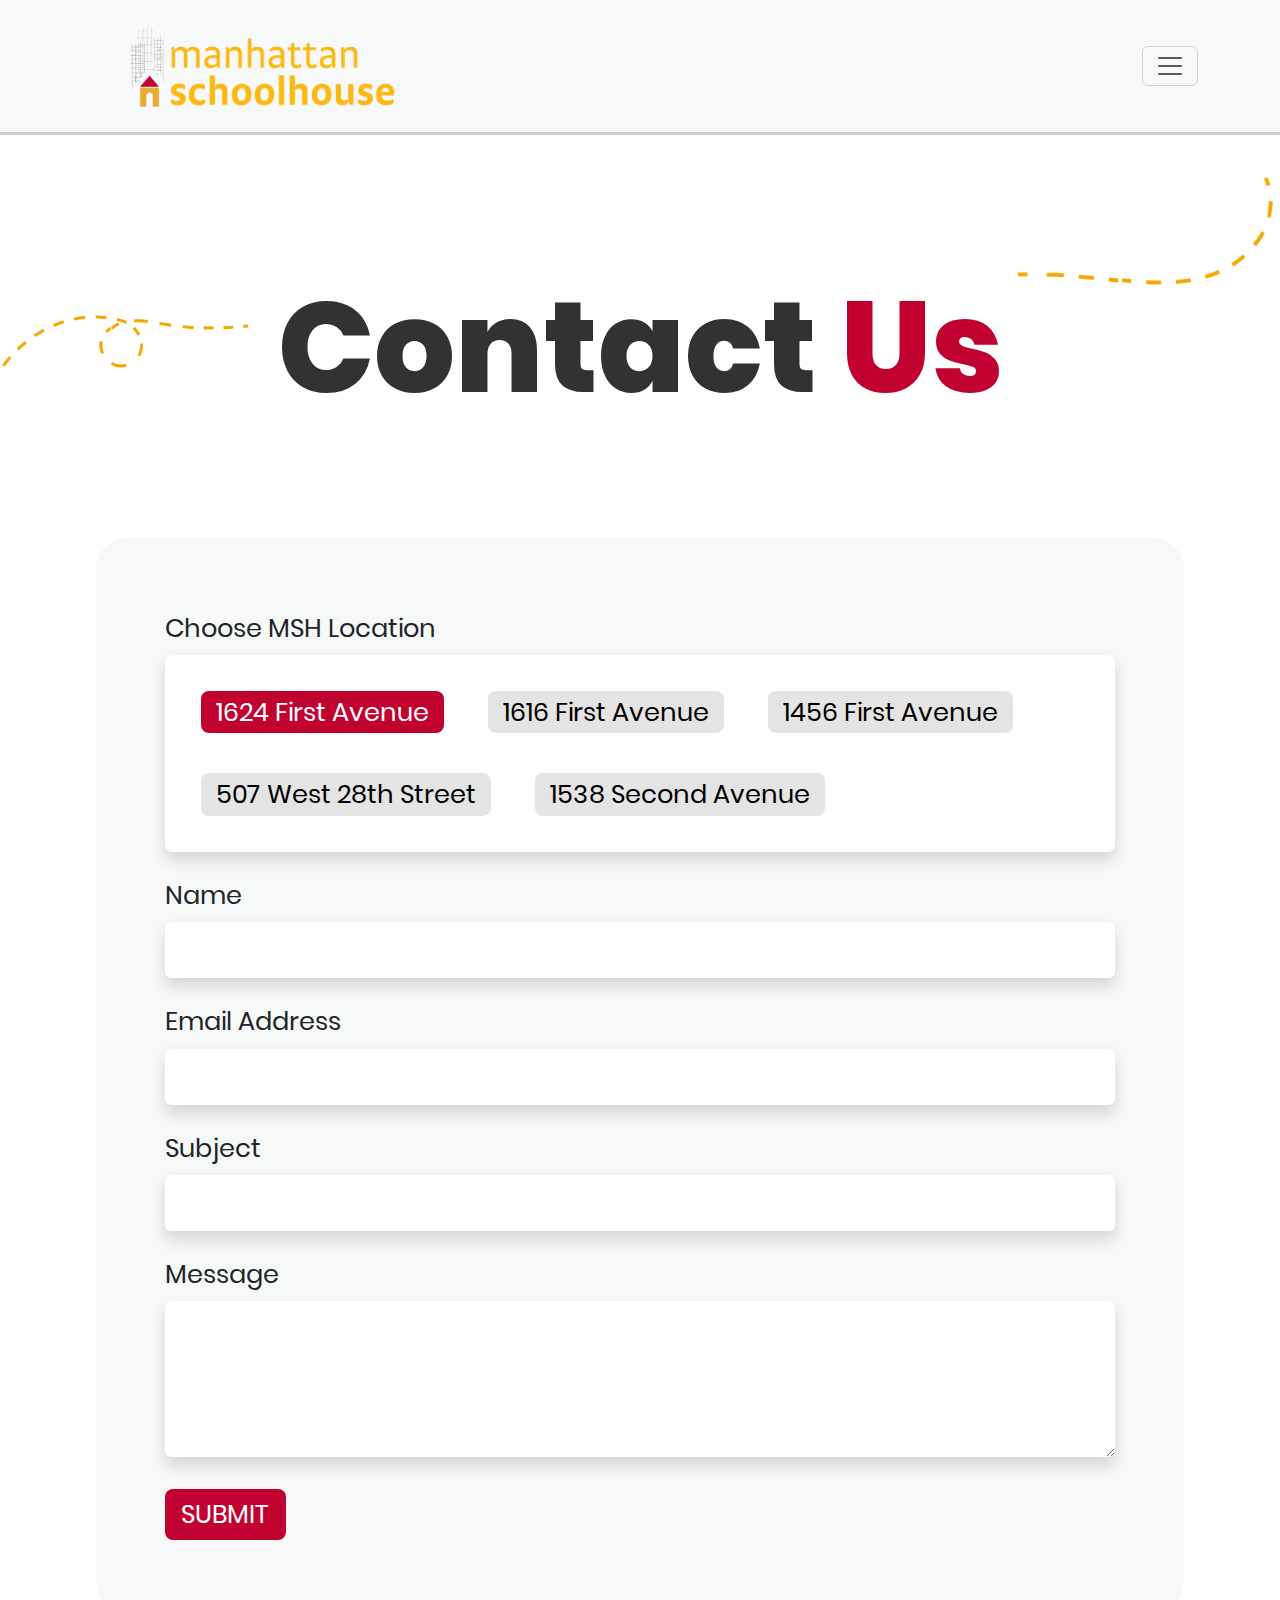
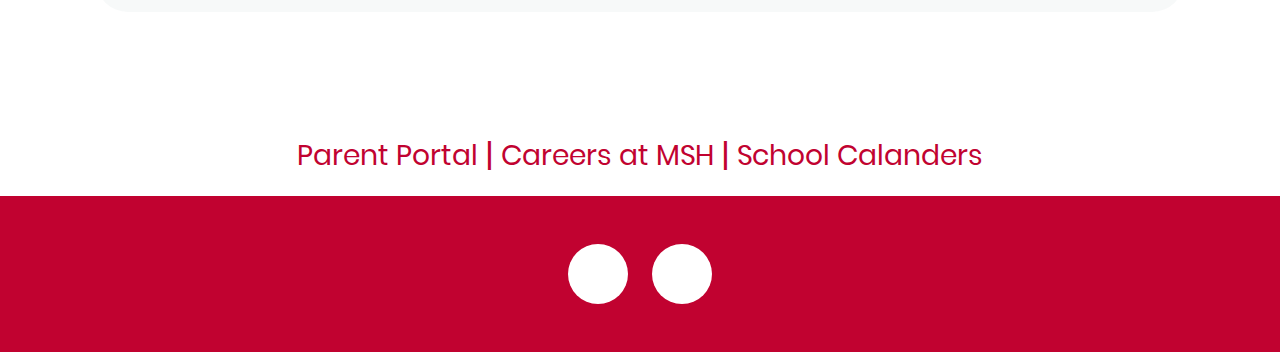
<file: contact-us.html>
<!DOCTYPE html>
<html lang="en">
  <head>
    <meta charset="UTF-8" />
    <meta name="viewport" content="width=device-width, initial-scale=1.0" />
    <link
      href="https://cdn.jsdelivr.net/npm/bootstrap@5.3.3/dist/css/bootstrap.min.css"
      rel="stylesheet"
      integrity="sha384-QWTKZyjpPEjISv5WaRU9OFeRpok6YctnYmDr5pNlyT2bRjXh0JMhjY6hW+ALEwIH"
      crossorigin="anonymous"
    />
    <link
      href="https://fonts.googleapis.com/css2?family=Open+Sans:wght@400;600;700&display=swap"
      rel="stylesheet"
    />
    <link rel="stylesheet" href="./style.css" />
    <link
      rel="stylesheet"
      href="https://cdnjs.cloudflare.com/ajax/libs/font-awesome/6.6.0/css/all.min.css"
      integrity="sha512-Kc323vGBEqzTmouAECnVceyQqyqdsSiqLQISBL29aUW4U/M7pSPA/gEUZQqv1cwx4OnYxTxve5UMg5GT6L4JJg=="
      crossorigin="anonymous"
      referrerpolicy="no-referrer"
    />
    <title>Contact Us</title>
  </head>
  <body>
    <nav class="navbar navbar-expand-xxl bg-body-tertiary navabar-outer">
      <div class="container-md">
        <a class="navbar-brand ms-2 ms-sm-5" href="/index.html"
          ><img src="../images/002 1.png" width="265px" alt=""
        /></a>
        <button
          class="navbar-toggler"
          type="button"
          data-bs-toggle="collapse"
          data-bs-target="#navbarSupportedContent"
          aria-controls="navbarSupportedContent"
          aria-expanded="false"
          aria-label="Toggle navigation"
        >
          <span class="navbar-toggler-icon"></span>
        </button>
        <div
          class="collapse navbar-collapse ms-sm-5"
          id="navbarSupportedContent"
        >
          <ul class="navbar-nav me-auto mb-2 mb-lg-0"></ul>

          <ul class="navbar-nav mb-2 mb-lg-0">
            <li class="nav-item px-2">
              <a
                class="nav-link fw-semibold text-black fs5"
                aria-current="page"
                href="./our-programs.html"
                ><h3 class="fs5 mb-0">Programs</h3>
              </a>
            </li>
            <li class="nav-item px-2">
              <a
                class="nav-link fw-semibold text-black fs5"
                href="./msh-locations.html"
                ><h3 class="fs5 mb-0">Location</h3>
              </a>
            </li>
            <li class="nav-item px-2">
              <a
                class="nav-link fw-semibold text-black fs5"
                href="./admissions.html"
              >
                <h3 class="fs5 mb-0">Admissions</h3></a
              >
            </li>
            <li class="nav-item px-2">
              <a
                class="nav-link fw-semibold text-black fs5"
                href="./reggio-emillia.html"
              >
                <h3 class="fs5 mb-0">Reggio Emillia</h3></a
              >
            </li>
            <li class="nav-item px-2">
              <a
                class="nav-link fw-semibold text-black fs5"
                href="./meet-team.html"
              >
                <h3 class="fs5 mb-0">Our Team</h3></a
              >
            </li>
            <li class="nav-item px-2">
              <a class="nav-link fw-semibold text-black fs5" href="./faq.html">
                <h3 class="fs5 mb-0">FAQ</h3>
              </a>
            </li>
            <li class="nav-item px-2">
              <a
                class="nav-link fw-semibold text-black fs5"
                href="./contact-us.html"
              >
                <h3 class="fs5 mb-0">Contact Us</h3>
              </a>
            </li>
            <li class="nav-item px-2">
              <div
                class="request-btn d-flex justify-content-center align-items-center"
              >
                <a class="nav-link fw-semibold text-black text-white" href="#">
                  <h3 class="fs5 mb-0">Request A Tour</h3></a
                >
              </div>
            </li>
          </ul>
        </div>
      </div>
    </nav>

    <div class="d-flex justify-content-center mb-5 py-sm-3 py-4 mt-5">
      <div
        class="hero-container d-flex flex-column justify-content-center my-2 my-sm-4 pt-sm-5 pt-2"
      >
        <div
          class="text-center d-flex flex-column align-items-center justify-content-center position-relative"
        >
          <img
            src="./images/contact-vector-left.png"
            class="contact-vector-left"
            alt=""
          />
          <h1 class="contact-head bolder grayish">
            Contact <span class="redish">Us</span>
          </h1>
          <img
            src="./images/contact-vector-right.png"
            class="contact-vector-right"
            alt=""
          />
        </div>
      </div>
    </div>

    <div
      class="d-flex justify-content-center align-items-center mt-5 pt-3 mb-5 pb-5"
    >
      <div class="contact-container">
        <div class="bg-grayish rounded-5 d-flex justify-content-center">
          <form
            class="col-12 col-md-11 d-flex contact-container-inner flex-column gap-3 my-5 overflow-hidden p-4"
          >
            <div class="mb-2">
              <label for="name" class="form-label contact-fs"
                >Choose MSH Location</label
              >
              <div
                class="shadow location-select-container w-100 rounded-3 bg-white d-grid d-sm-flex justify-content-between p-3"
              >
                <div class="col-12 col-sm-12 order-1 order-sm-0">
                  <div
                    class="btn-group"
                    role="group"
                    aria-label="Basic radio toggle button group"
                  >
                    <input
                      type="radio"
                      class="btn-check"
                      name="btnradio"
                      id="btnradio1"
                      autocomplete="off"
                      checked
                    />
                    <label
                      class="btn btn-outline-primary contact-fs"
                      for="btnradio1"
                      >1624 First Avenue</label
                    >

                    <input
                      type="radio"
                      class="btn-check"
                      name="btnradio"
                      id="btnradio2"
                      autocomplete="off"
                    />
                    <label
                      class="btn btn-outline-primary contact-fs"
                      for="btnradio2"
                      >1616 First Avenue</label
                    >

                    <input
                      type="radio"
                      class="btn-check"
                      name="btnradio"
                      id="btnradio3"
                      autocomplete="off"
                    />
                    <label
                      class="btn btn-outline-primary contact-fs"
                      for="btnradio3"
                      >1456 First Avenue</label
                    >

                    <input
                      type="radio"
                      class="btn-check"
                      name="btnradio"
                      id="btnradio4"
                      autocomplete="off"
                    />
                    <label
                      class="btn btn-outline-primary contact-fs"
                      for="btnradio4"
                      >507 West 28th Street
                    </label>

                    <input
                      type="radio"
                      class="btn-check"
                      name="btnradio"
                      id="btnradio5"
                      autocomplete="off"
                    />
                    <label
                      class="btn btn-outline-primary contact-fs"
                      for="btnradio5"
                      >1538 Second Avenue</label
                    >
                  </div>
                </div>

                <!-- <div
                  class="col-12 col-sm-1 d-flex justify-content-end order-0 order-sm-1"
                >
                  <div><img src="./images/Group 6.png" alt="" /></div>
                </div> -->
              </div>
            </div>
            <div class="mb-2">
              <label for="name" class="form-label contact-fs">Name</label>
              <input
                name="name"
                class="form-control shadow p-3"
                id="name"
                aria-describedby="emailHelp"
              />
            </div>
            <div class="mb-2">
              <label for="email" class="form-label contact-fs"
                >Email Address</label
              >
              <input
                type="email"
                name="email"
                class="form-control shadow p-3"
                id="email"
                aria-describedby="emailHelp"
              />
            </div>
            <div class="mb-2">
              <label for="subject" class="form-label contact-fs">Subject</label>
              <input
                name="subject"
                class="form-control shadow p-3"
                id="subject"
                aria-describedby="emailHelp"
              />
            </div>
            <div class="mb-3">
              <label
                for="exampleFormControlTextarea1"
                class="form-label contact-fs"
                >Message</label
              >
              <textarea
                class="form-control shadow"
                id="exampleFormControlTextarea1"
                rows="6"
              ></textarea>
            </div>
            <div>
              <button
                type="submit"
                class="btn btn-primary bg-redish border-0 rounded-3 px-3 contact-fs"
              >
                SUBMIT
              </button>
            </div>
            <!-- </div> -->
          </form>
        </div>
      </div>
    </div>

    <div class="d-flex justify-content-center py-3 pt-4">
      <div
        class="hero-container d-flex align-items-center justify-content-center flex-column flex-sm-row"
      >
        <a href="#" class="redish page-down-link text-center decoration-none"
          >Parent Portal
        </a>
        <span class="redish fs-2 text-center px-sm-2 px-0 d-none d-sm-block">
          |
        </span>
        <a href="#" class="redish page-down-link text-center decoration-none"
          >Careers at MSH
        </a>
        <span class="redish fs-2 text-center px-sm-2 px-0 d-none d-sm-block">
          |
        </span>
        <a href="#" class="redish page-down-link text-center decoration-none"
          >School Calanders
        </a>
      </div>
    </div>

    <div class="d-flex justify-content-center bg-redish">
      <div class="d-flex align-items-center justify-content-center my-5">
        <a href="#" class="redish fs-4 text-center decoration-none me-4">
          <div class="logo-bg">
            <i class="fa-brands fa-facebook-f" style="font-size: 37px"></i>
          </div>
        </a>

        <a href="#" class="redish fs-4 text-center decoration-none">
          <div class="logo-bg">
            <i class="fa-brands fa-instagram" style="font-size: 40px"></i>
          </div>
        </a>
      </div>
    </div>
    <script
      src="https://cdn.jsdelivr.net/npm/bootstrap@5.3.3/dist/js/bootstrap.bundle.min.js"
      integrity="sha384-YvpcrYf0tY3lHB60NNkmXc5s9fDVZLESaAA55NDzOxhy9GkcIdslK1eN7N6jIeHz"
      crossorigin="anonymous"
    ></script>
  </body>
</html>
</file>
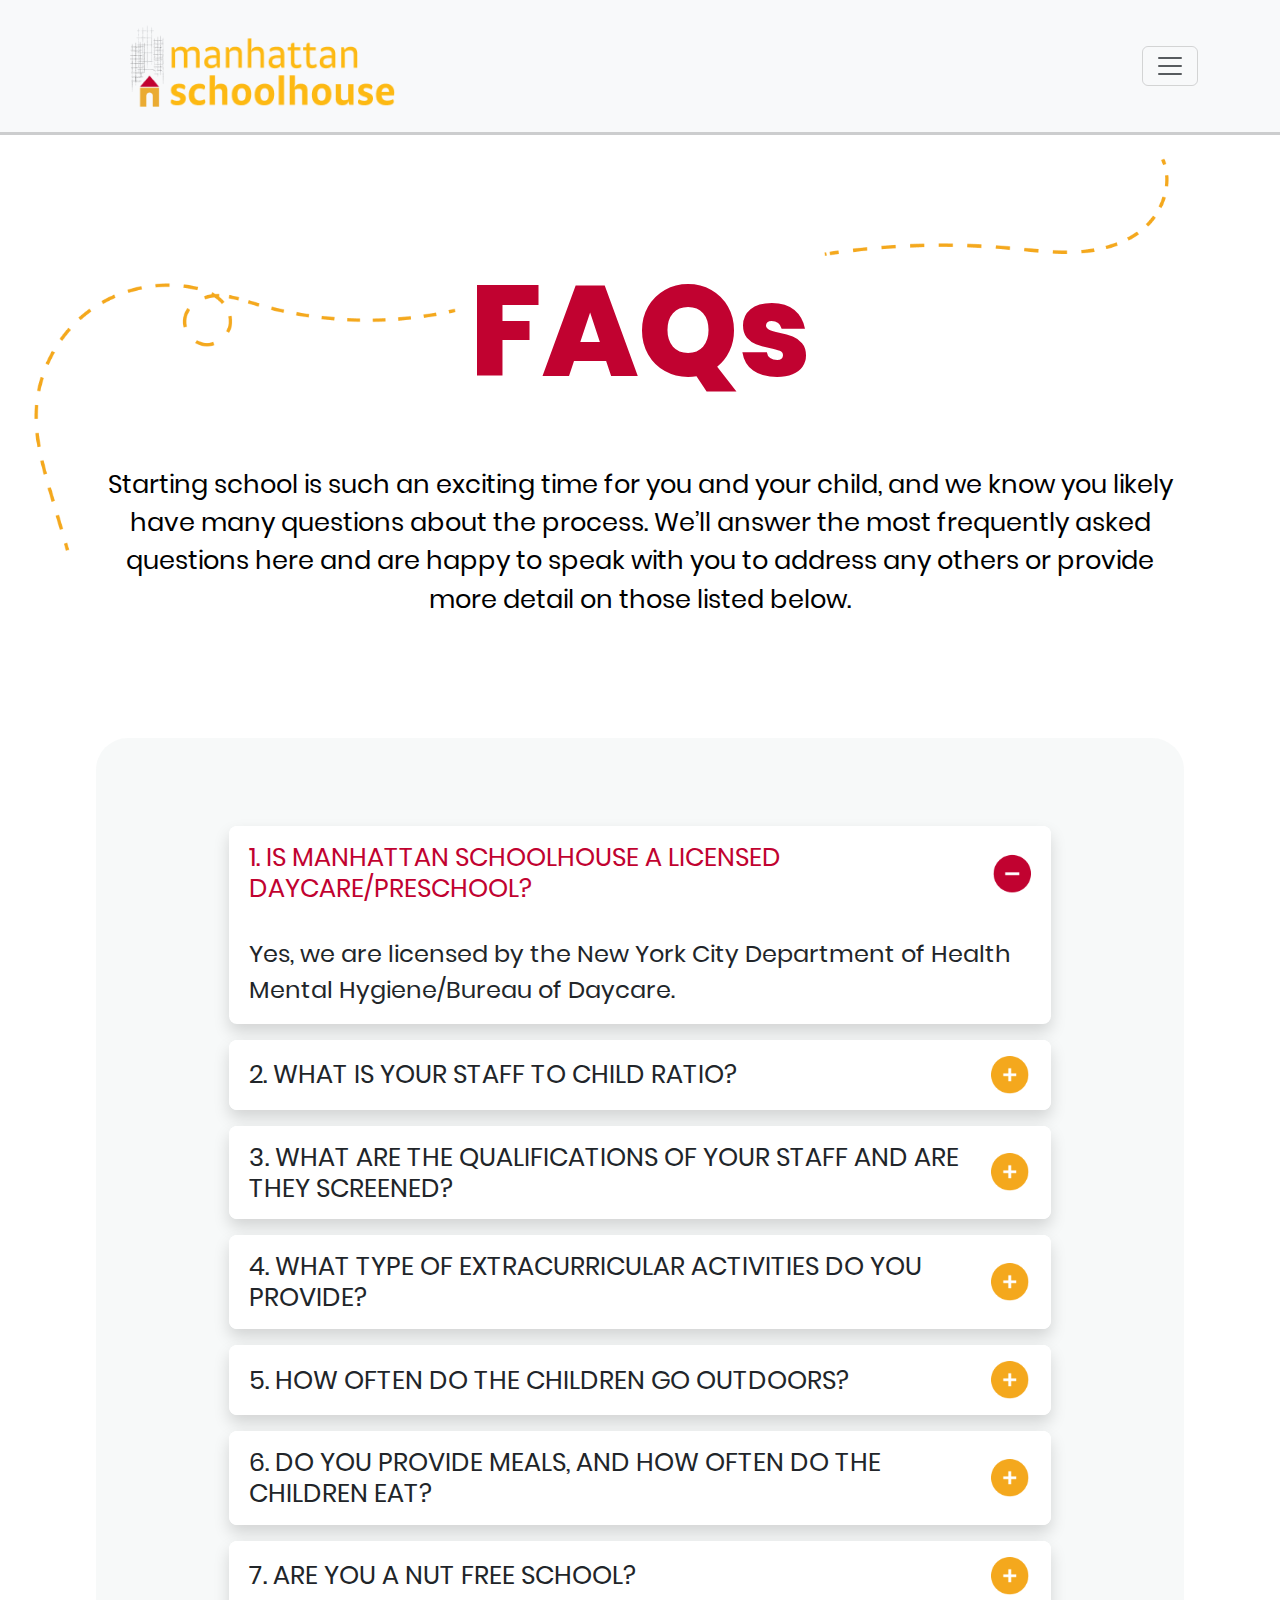
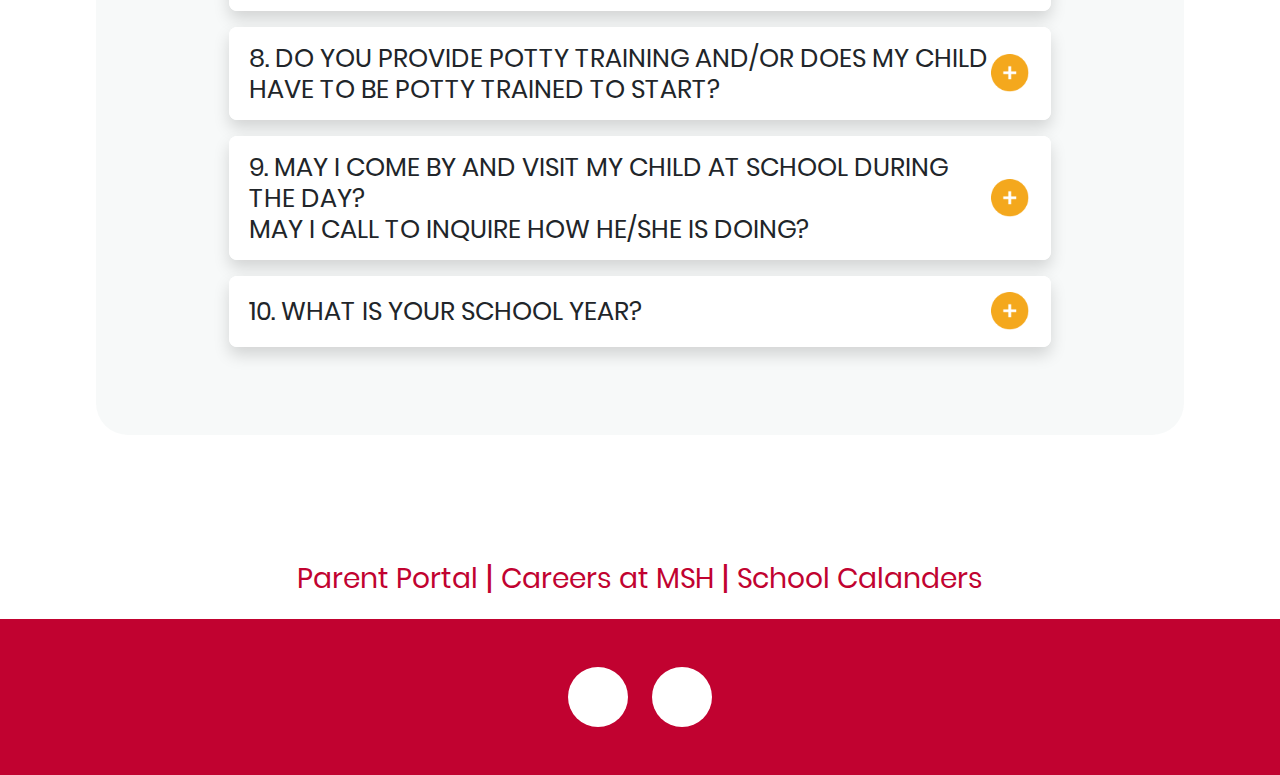
<file: faq.html>
<!DOCTYPE html>
<html lang="en">
  <head>
    <meta charset="UTF-8" />
    <meta name="viewport" content="width=device-width, initial-scale=1.0" />
    <link
      href="https://cdn.jsdelivr.net/npm/bootstrap@5.3.3/dist/css/bootstrap.min.css"
      rel="stylesheet"
      integrity="sha384-QWTKZyjpPEjISv5WaRU9OFeRpok6YctnYmDr5pNlyT2bRjXh0JMhjY6hW+ALEwIH"
      crossorigin="anonymous"
    />
    <link
      href="https://fonts.googleapis.com/css2?family=Open+Sans:wght@400;600;700&display=swap"
      rel="stylesheet"
    />
    <link rel="stylesheet" href="./style.css" />
    <link
      rel="stylesheet"
      href="https://cdnjs.cloudflare.com/ajax/libs/font-awesome/6.6.0/css/all.min.css"
      integrity="sha512-Kc323vGBEqzTmouAECnVceyQqyqdsSiqLQISBL29aUW4U/M7pSPA/gEUZQqv1cwx4OnYxTxve5UMg5GT6L4JJg=="
      crossorigin="anonymous"
      referrerpolicy="no-referrer"
    />
    <title>FAQ</title>
  </head>
  <body>
    <nav class="navbar navbar-expand-xxl bg-body-tertiary navabar-outer">
      <div class="container-md">
        <a class="navbar-brand ms-2 ms-sm-5" href="/index.html"
          ><img src="../images/002 1.png" width="265px" alt=""
        /></a>
        <button
          class="navbar-toggler"
          type="button"
          data-bs-toggle="collapse"
          data-bs-target="#navbarSupportedContent"
          aria-controls="navbarSupportedContent"
          aria-expanded="false"
          aria-label="Toggle navigation"
        >
          <span class="navbar-toggler-icon"></span>
        </button>
        <div
          class="collapse navbar-collapse ms-sm-5"
          id="navbarSupportedContent"
        >
          <ul class="navbar-nav me-auto mb-2 mb-lg-0"></ul>

          <ul class="navbar-nav mb-2 mb-lg-0">
            <li class="nav-item px-2">
              <a
                class="nav-link fw-semibold text-black fs5"
                aria-current="page"
                href="./our-programs.html"
                ><h3 class="fs5 mb-0">Programs</h3>
              </a>
            </li>
            <li class="nav-item px-2">
              <a
                class="nav-link fw-semibold text-black fs5"
                href="./msh-locations.html"
                ><h3 class="fs5 mb-0">Location</h3>
              </a>
            </li>
            <li class="nav-item px-2">
              <a
                class="nav-link fw-semibold text-black fs5"
                href="./admissions.html"
              >
                <h3 class="fs5 mb-0">Admissions</h3></a
              >
            </li>
            <li class="nav-item px-2">
              <a
                class="nav-link fw-semibold text-black fs5"
                href="./reggio-emillia.html"
              >
                <h3 class="fs5 mb-0">Reggio Emillia</h3></a
              >
            </li>
            <li class="nav-item px-2">
              <a
                class="nav-link fw-semibold text-black fs5"
                href="./meet-team.html"
              >
                <h3 class="fs5 mb-0">Our Team</h3></a
              >
            </li>
            <li class="nav-item px-2">
              <a class="nav-link fw-semibold text-black fs5" href="./faq.html">
                <h3 class="fs5 mb-0">FAQ</h3>
              </a>
            </li>
            <li class="nav-item px-2">
              <a
                class="nav-link fw-semibold text-black fs5"
                href="./contact-us.html"
              >
                <h3 class="fs5 mb-0">Contact Us</h3>
              </a>
            </li>
            <li class="nav-item px-2">
              <div
                class="request-btn d-flex justify-content-center align-items-center"
              >
                <a class="nav-link fw-semibold text-black text-white" href="#">
                  <h3 class="fs5 mb-0">Request A Tour</h3></a
                >
              </div>
            </li>
          </ul>
        </div>
      </div>
    </nav>

    <div class="d-flex justify-content-center py-3 py-sm-5 pt-4">
      <div
        class="hero-container d-flex flex-column justify-content-center my-2 my-sm-4 pt-sm-5 pt-2"
      >
        <div
          class="text-center d-flex flex-column align-items-center justify-content-center"
        >
          <div class="position-relative">
            <img
              src="./images/faq-vector-left.png"
              class="faq-vector-left"
              alt=""
            />
            <h1 class="location-head bolder redish faq-text">FAQs</h1>
            <img
              src="./images/faq-vector-right.png"
              class="faq-vector-right"
              alt=""
            />
          </div>
          <div
            class="team-container-text d-flex justify-content-center py-3 py-lg-5"
          >
            <p class="fw-light text-black team-fs-head-two">
              Starting school is such an exciting time for you and your child,
              and we know you likely have many questions about the process.
              We’ll answer the most frequently asked questions here and are
              happy to speak with you to address any others or provide more
              detail on those listed below.
            </p>
          </div>
        </div>
      </div>
    </div>

    <div class="d-flex justify-content-center align-items-center mb-5 pb-5">
      <div class="faq-container">
        <div class="bg-grayish rounded-5 d-flex justify-content-center">
          <form
            class="col-12 col-md-11 d-flex contact-container-inner flex-column gap-3 my-0 my-sm-5 overflow-hidden p-3 p-sm-4 accordion-container"
          >
            <div class="accordion" id="accordionExample">
              <div class="accordion-item shadow my-3">
                <h2 class="accordion-header">
                  <button
                    class="accordion-button rounded-2"
                    type="button"
                    data-bs-toggle="collapse"
                    data-bs-target="#collapseOne"
                    aria-expanded="true"
                    aria-controls="collapseOne"
                  >
                    <span class="faq-fs d-flex align-items-center mb-0">
                      1. IS MANHATTAN SCHOOLHOUSE A LICENSED DAYCARE/PRESCHOOL?
                    </span>
                  </button>
                </h2>
                <div
                  id="collapseOne"
                  class="accordion-collapse collapse show"
                  data-bs-parent="#accordionExample"
                >
                  <div class="accordion-body faq-fs-desc">
                    Yes, we are licensed by the New York City Department of
                    Health Mental Hygiene/Bureau of Daycare.
                  </div>
                </div>
              </div>

              <div class="accordion-item shadow my-3">
                <h2 class="accordion-header">
                  <button
                    class="accordion-button collapsed rounded-2"
                    type="button"
                    data-bs-toggle="collapse"
                    data-bs-target="#collapseTwo"
                    aria-expanded="false"
                    aria-controls="collapseTwo"
                  >
                    <span class="faq-fs d-flex align-items-center mb-0">
                      2. WHAT IS YOUR STAFF TO CHILD RATIO?
                    </span>
                  </button>
                </h2>
                <div
                  id="collapseTwo"
                  class="accordion-collapse collapse"
                  data-bs-parent="#accordionExample"
                >
                  <div class="accordion-body faq-fs-desc">
                    Yes, we are licensed by the New York City Department of
                    Health Mental Hygiene/Bureau of Daycare
                  </div>
                </div>
              </div>

              <div class="accordion-item shadow my-2">
                <h2 class="accordion-header">
                  <button
                    class="accordion-button collapsed rounded-2"
                    type="button"
                    data-bs-toggle="collapse"
                    data-bs-target="#collapseThree"
                    aria-expanded="false"
                    aria-controls="collapseThree"
                  >
                    <span class="faq-fs d-flex align-items-center mb-0">
                      3. WHAT ARE THE QUALIFICATIONS OF YOUR STAFF AND ARE THEY
                      SCREENED?
                    </span>
                  </button>
                </h2>
                <div
                  id="collapseThree"
                  class="accordion-collapse collapse"
                  data-bs-parent="#accordionExample"
                >
                  <div class="accordion-body faq-fs-desc">
                    Yes, we are licensed by the New York City Department of
                    Health Mental Hygiene/Bureau of Daycare
                  </div>
                </div>
              </div>

              <div class="accordion-item shadow my-3">
                <h2 class="accordion-header">
                  <button
                    class="accordion-button collapsed rounded-2"
                    type="button"
                    data-bs-toggle="collapse"
                    data-bs-target="#collapseFour"
                    aria-expanded="false"
                    aria-controls="collapseFour"
                  >
                    <span class="faq-fs d-flex align-items-center mb-0">
                      4. WHAT TYPE OF EXTRACURRICULAR ACTIVITIES DO YOU PROVIDE?
                    </span>
                  </button>
                </h2>
                <div
                  id="collapseFour"
                  class="accordion-collapse collapse"
                  data-bs-parent="#accordionExample"
                >
                  <div class="accordion-body faq-fs-desc">
                    Yes, we are licensed by the New York City Department of
                    Health Mental Hygiene/Bureau of Daycare
                  </div>
                </div>
              </div>

              <div class="accordion-item shadow my-3">
                <h2 class="accordion-header">
                  <button
                    class="accordion-button collapsed rounded-2"
                    type="button"
                    data-bs-toggle="collapse"
                    data-bs-target="#collapseFive"
                    aria-expanded="false"
                    aria-controls="collapseFive"
                  >
                    <span class="faq-fs d-flex align-items-center mb-0">
                      5. HOW OFTEN DO THE CHILDREN GO OUTDOORS?
                    </span>
                  </button>
                </h2>
                <div
                  id="collapseFive"
                  class="accordion-collapse collapse"
                  data-bs-parent="#accordionExample"
                >
                  <div class="accordion-body faq-fs-desc">
                    Yes, we are licensed by the New York City Department of
                    Health Mental Hygiene/Bureau of Daycare
                  </div>
                </div>
              </div>

              <div class="accordion-item shadow my-3">
                <h2 class="accordion-header">
                  <button
                    class="accordion-button collapsed rounded-2"
                    type="button"
                    data-bs-toggle="collapse"
                    data-bs-target="#collapsesix"
                    aria-expanded="false"
                    aria-controls="collapsesix"
                  >
                    <span class="faq-fs d-flex align-items-center mb-0">
                      6. DO YOU PROVIDE MEALS, AND HOW OFTEN DO THE CHILDREN
                      EAT?
                    </span>
                  </button>
                </h2>
                <div
                  id="collapsesix"
                  class="accordion-collapse collapse"
                  data-bs-parent="#accordionExample"
                >
                  <div class="accordion-body faq-fs-desc">
                    Yes, we are licensed by the New York City Department of
                    Health Mental Hygiene/Bureau of Daycare
                  </div>
                </div>
              </div>

              <div class="accordion-item shadow my-3">
                <h2 class="accordion-header">
                  <button
                    class="accordion-button collapsed rounded-2"
                    type="button"
                    data-bs-toggle="collapse"
                    data-bs-target="#collapseseven"
                    aria-expanded="false"
                    aria-controls="collapseseven"
                  >
                    <span class="faq-fs d-flex align-items-center mb-0">
                      7. ARE YOU A NUT FREE SCHOOL?
                    </span>
                  </button>
                </h2>
                <div
                  id="collapseseven"
                  class="accordion-collapse collapse"
                  data-bs-parent="#accordionExample"
                >
                  <div class="accordion-body faq-fs-desc">
                    Yes, we are licensed by the New York City Department of
                    Health Mental Hygiene/Bureau of Daycare
                  </div>
                </div>
              </div>
              <div class="accordion-item shadow my-3">
                <h2 class="accordion-header">
                  <button
                    class="accordion-button collapsed rounded-2"
                    type="button"
                    data-bs-toggle="collapse"
                    data-bs-target="#collapseeight"
                    aria-expanded="false"
                    aria-controls="collapseeight"
                  >
                    <span class="faq-fs d-flex align-items-center mb-0">
                      8. DO YOU PROVIDE POTTY TRAINING AND/OR DOES MY CHILD HAVE
                      TO BE POTTY TRAINED TO START?
                    </span>
                  </button>
                </h2>
                <div
                  id="collapseeight"
                  class="accordion-collapse collapse"
                  data-bs-parent="#accordionExample"
                >
                  <div class="accordion-body faq-fs-desc">
                    Yes, we are licensed by the New York City Department of
                    Health Mental Hygiene/Bureau of Daycare
                  </div>
                </div>
              </div>
              <div class="accordion-item shadow my-3">
                <h2 class="accordion-header">
                  <button
                    class="accordion-button collapsed rounded-2"
                    type="button"
                    data-bs-toggle="collapse"
                    data-bs-target="#collapsenine"
                    aria-expanded="false"
                    aria-controls="collapsenine"
                  >
                    <span class="faq-fs d-flex align-items-center mb-0">
                      9. MAY I COME BY AND VISIT MY CHILD AT SCHOOL DURING THE
                      DAY? <br />
                      MAY I CALL TO INQUIRE HOW HE/SHE IS DOING?
                    </span>
                  </button>
                </h2>
                <div
                  id="collapsenine"
                  class="accordion-collapse collapse"
                  data-bs-parent="#accordionExample"
                >
                  <div class="accordion-body faq-fs-desc">
                    Yes, we are licensed by the New York City Department of
                    Health Mental Hygiene/Bureau of Daycare
                  </div>
                </div>
              </div>

              <div class="accordion-item shadow my-3">
                <h2 class="accordion-header">
                  <button
                    class="accordion-button collapsed rounded-2"
                    type="button"
                    data-bs-toggle="collapse"
                    data-bs-target="#collapseten"
                    aria-expanded="false"
                    aria-controls="collapseten"
                  >
                    <span class="faq-fs d-flex align-items-center mb-0">
                      10. WHAT IS YOUR SCHOOL YEAR?
                    </span>
                  </button>
                </h2>
                <div
                  id="collapseten"
                  class="accordion-collapse collapse"
                  data-bs-parent="#accordionExample"
                >
                  <div class="accordion-body faq-fs-desc">
                    Yes, we are licensed by the New York City Department of
                    Health Mental Hygiene/Bureau of Daycare
                  </div>
                </div>
              </div>
            </div>
          </form>
        </div>
      </div>
    </div>

    <div class="d-flex justify-content-center py-3 pt-4">
      <div
        class="hero-container d-flex align-items-center justify-content-center flex-column flex-sm-row"
      >
        <a href="#" class="redish page-down-link text-center decoration-none"
          >Parent Portal
        </a>
        <span class="redish fs-2 text-center px-sm-2 px-0 d-none d-sm-block">
          |
        </span>
        <a href="#" class="redish page-down-link text-center decoration-none"
          >Careers at MSH
        </a>
        <span class="redish fs-2 text-center px-sm-2 px-0 d-none d-sm-block">
          |
        </span>
        <a href="#" class="redish page-down-link text-center decoration-none"
          >School Calanders
        </a>
      </div>
    </div>

    <div class="d-flex justify-content-center bg-redish">
      <div class="d-flex align-items-center justify-content-center my-5">
        <a href="#" class="redish fs-4 text-center decoration-none me-4">
          <div class="logo-bg">
            <i class="fa-brands fa-facebook-f" style="font-size: 37px"></i>
          </div>
        </a>

        <a href="#" class="redish fs-4 text-center decoration-none">
          <div class="logo-bg">
            <i class="fa-brands fa-instagram" style="font-size: 40px"></i>
          </div>
        </a>
      </div>
    </div>
    <script
      src="https://cdn.jsdelivr.net/npm/bootstrap@5.3.3/dist/js/bootstrap.bundle.min.js"
      integrity="sha384-YvpcrYf0tY3lHB60NNkmXc5s9fDVZLESaAA55NDzOxhy9GkcIdslK1eN7N6jIeHz"
      crossorigin="anonymous"
    ></script>
  </body>
</html>
</file>
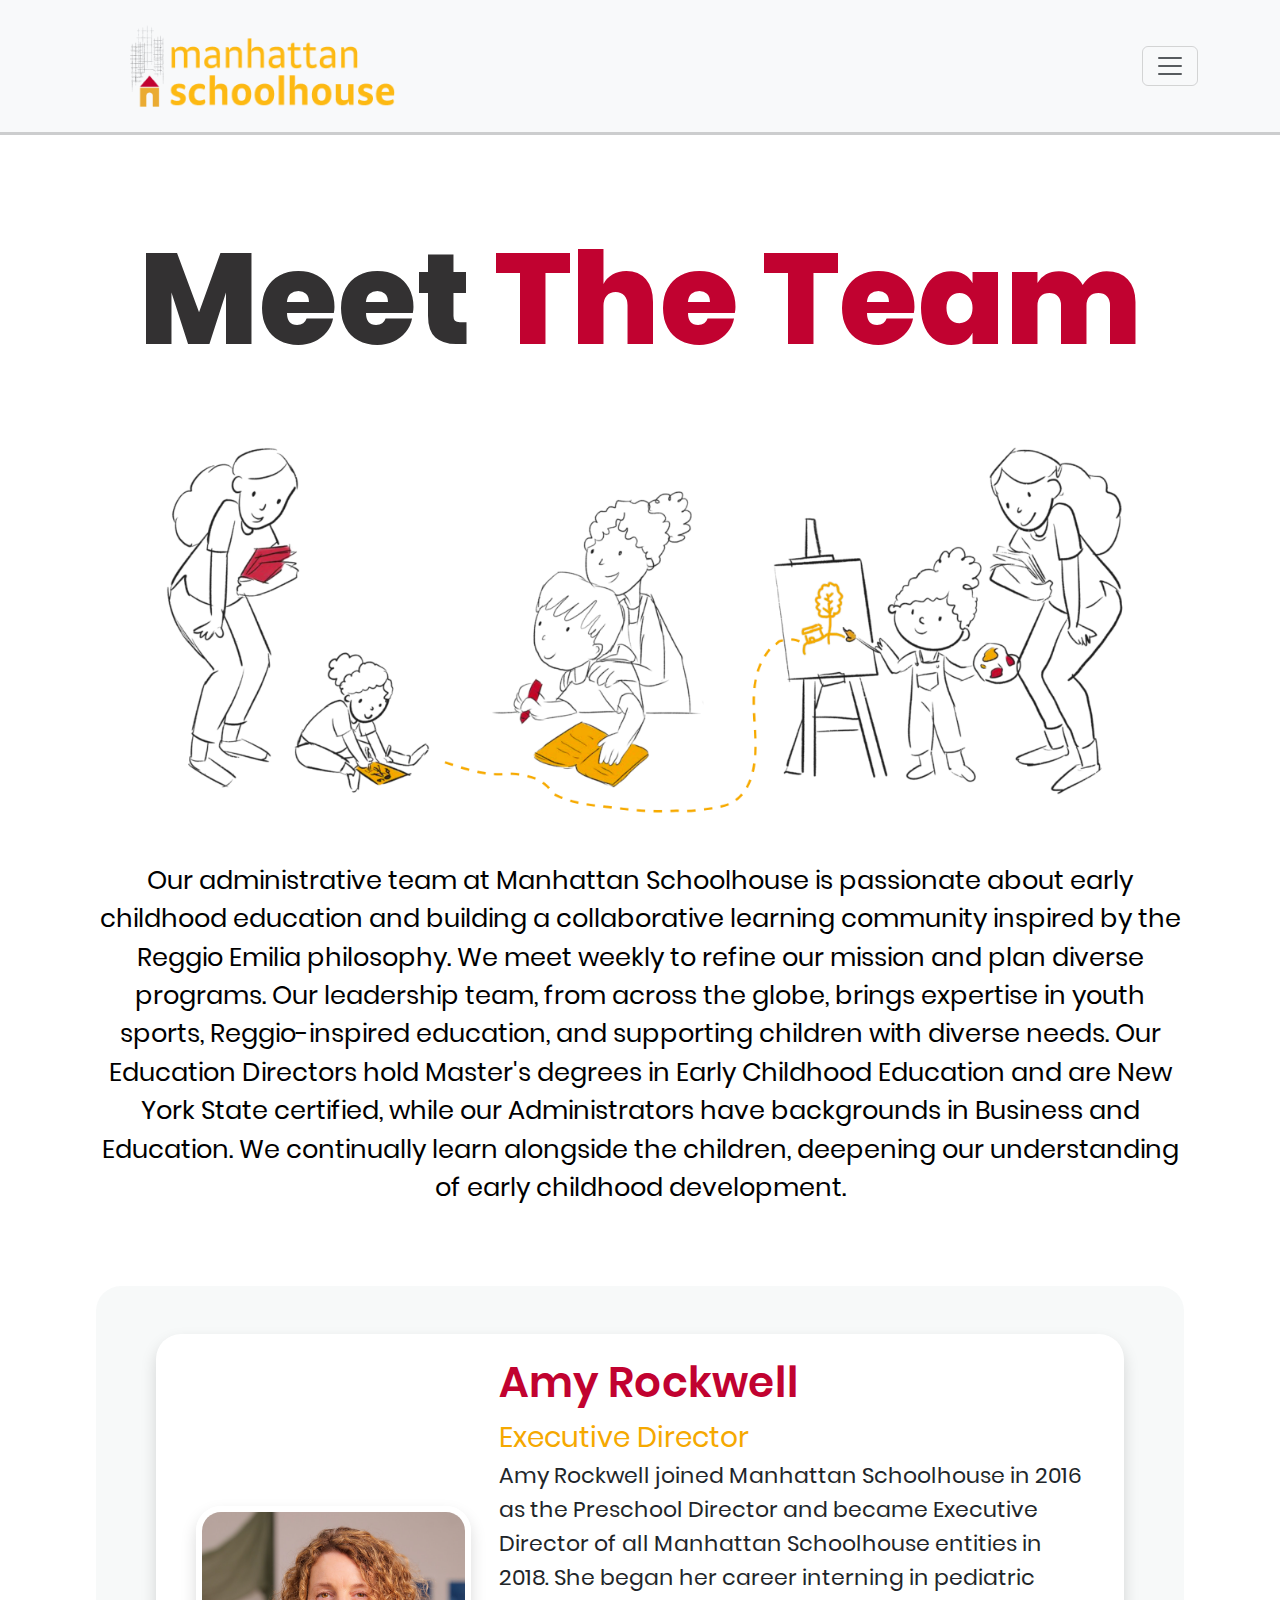
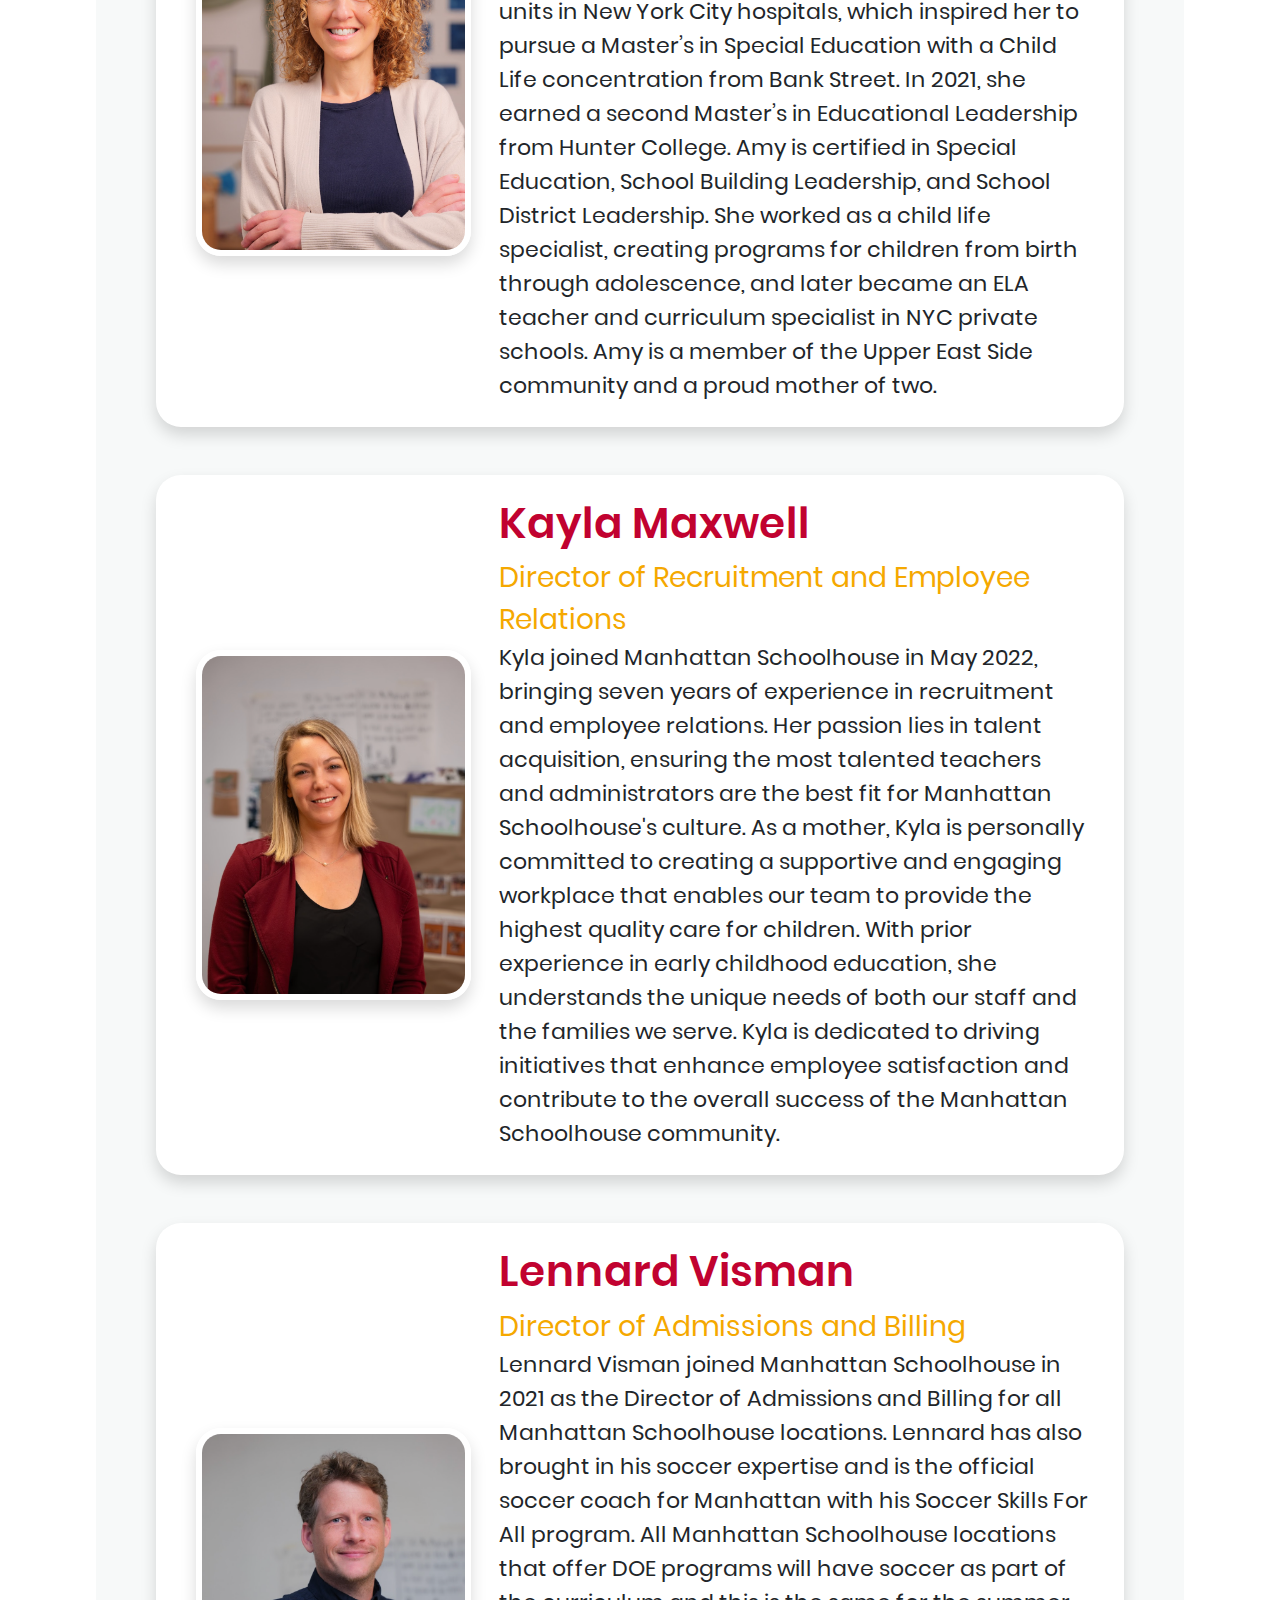
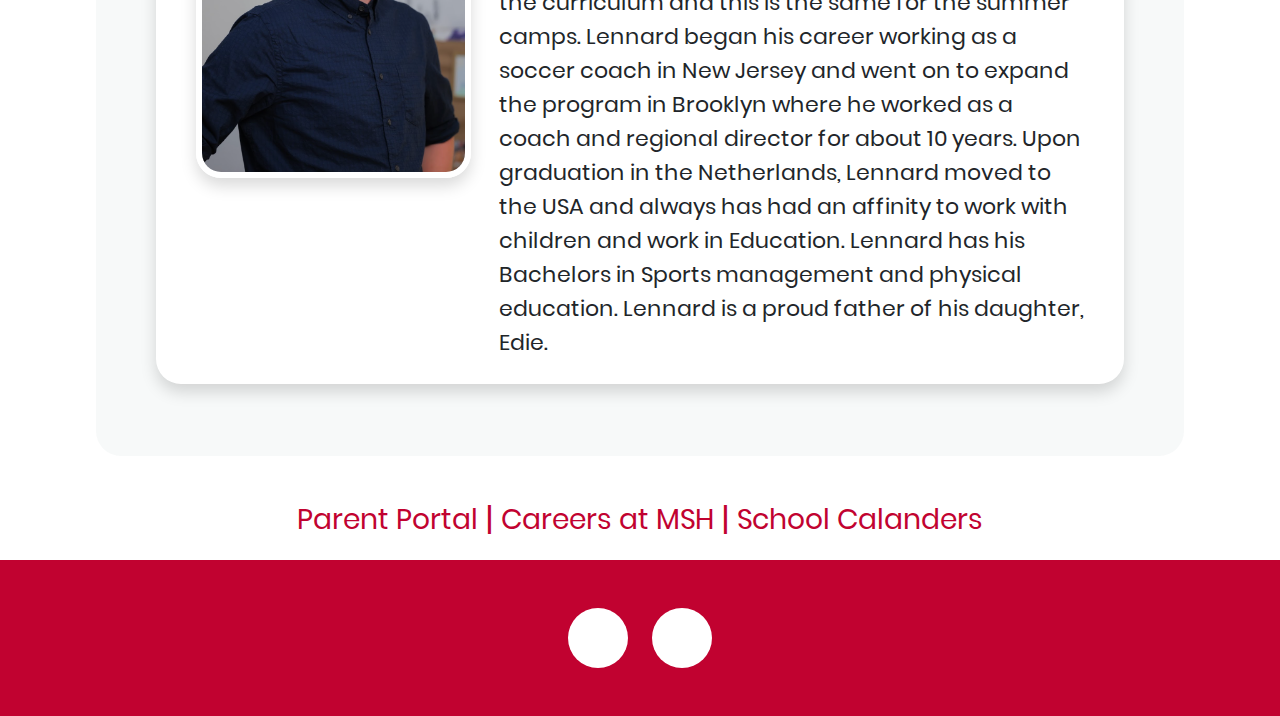
<file: meet-team.html>
<!DOCTYPE html>
<html lang="en">
  <head>
    <meta charset="UTF-8" />
    <meta name="viewport" content="width=device-width, initial-scale=1.0" />
    <link
      href="https://cdn.jsdelivr.net/npm/bootstrap@5.3.3/dist/css/bootstrap.min.css"
      rel="stylesheet"
      integrity="sha384-QWTKZyjpPEjISv5WaRU9OFeRpok6YctnYmDr5pNlyT2bRjXh0JMhjY6hW+ALEwIH"
      crossorigin="anonymous"
    />
    <link
      href="https://fonts.googleapis.com/css2?family=Open+Sans:wght@400;600;700&display=swap"
      rel="stylesheet"
    />
    <link rel="stylesheet" href="./style.css" />
    <link
      rel="stylesheet"
      href="https://cdnjs.cloudflare.com/ajax/libs/font-awesome/6.6.0/css/all.min.css"
      integrity="sha512-Kc323vGBEqzTmouAECnVceyQqyqdsSiqLQISBL29aUW4U/M7pSPA/gEUZQqv1cwx4OnYxTxve5UMg5GT6L4JJg=="
      crossorigin="anonymous"
      referrerpolicy="no-referrer"
    />
    <title>Our Team</title>
  </head>
  <body>
    <nav class="navbar navbar-expand-xxl bg-body-tertiary navabar-outer">
      <div class="container-md">
        <a class="navbar-brand ms-2 ms-sm-5" href="/index.html"
          ><img src="../images/002 1.png" width="265px" alt=""
        /></a>
        <button
          class="navbar-toggler"
          type="button"
          data-bs-toggle="collapse"
          data-bs-target="#navbarSupportedContent"
          aria-controls="navbarSupportedContent"
          aria-expanded="false"
          aria-label="Toggle navigation"
        >
          <span class="navbar-toggler-icon"></span>
        </button>
        <div
          class="collapse navbar-collapse ms-sm-5"
          id="navbarSupportedContent"
        >
          <ul class="navbar-nav me-auto mb-2 mb-lg-0"></ul>

          <ul class="navbar-nav mb-2 mb-lg-0">
            <li class="nav-item px-2">
              <a
                class="nav-link fw-semibold text-black fs5"
                aria-current="page"
                href="./our-programs.html"
                ><h3 class="fs5 mb-0">Programs</h3>
              </a>
            </li>
            <li class="nav-item px-2">
              <a
                class="nav-link fw-semibold text-black fs5"
                href="./msh-locations.html"
                ><h3 class="fs5 mb-0">Location</h3>
              </a>
            </li>
            <li class="nav-item px-2">
              <a
                class="nav-link fw-semibold text-black fs5"
                href="./admissions.html"
              >
                <h3 class="fs5 mb-0">Admissions</h3></a
              >
            </li>
            <li class="nav-item px-2">
              <a
                class="nav-link fw-semibold text-black fs5"
                href="./reggio-emillia.html"
              >
                <h3 class="fs5 mb-0">Reggio Emillia</h3></a
              >
            </li>
            <li class="nav-item px-2">
              <a
                class="nav-link fw-semibold text-black fs5"
                href="./meet-team.html"
              >
                <h3 class="fs5 mb-0">Our Team</h3></a
              >
            </li>
            <li class="nav-item px-2">
              <a class="nav-link fw-semibold text-black fs5" href="./faq.html">
                <h3 class="fs5 mb-0">FAQ</h3>
              </a>
            </li>
            <li class="nav-item px-2">
              <a
                class="nav-link fw-semibold text-black fs5"
                href="./contact-us.html"
              >
                <h3 class="fs5 mb-0">Contact Us</h3>
              </a>
            </li>
            <li class="nav-item px-2">
              <div
                class="request-btn d-flex justify-content-center align-items-center"
              >
                <a class="nav-link fw-semibold text-black text-white" href="#">
                  <h3 class="fs5 mb-0">Request A Tour</h3></a
                >
              </div>
            </li>
          </ul>
        </div>
      </div>
    </nav>
    <div class="d-flex justify-content-center py-1 py-sm-3 pt-4">
      <div
        class="hero-container d-flex flex-column justify-content-center my-2 my-sm-4 pt-sm-5 pt-2"
      >
        <div
          class="text-center d-flex flex-column align-items-center justify-content-center"
        >
          <h1 class="location-head bolder grayish">
            Meet <span class="redish">The Team</span>
          </h1>
          <img src="../images/team.png" width="100%" alt="" />
          <div class="team-container-text d-flex justify-content-center py-3">
            <p class="team-fs-head-two fw-light text-black">
              Our administrative team at Manhattan Schoolhouse is passionate
              about early childhood education and building a collaborative
              learning community inspired by the Reggio Emilia philosophy. We
              meet weekly to refine our mission and plan diverse programs. Our
              leadership team, from across the globe, brings expertise in youth
              sports, Reggio-inspired education, and supporting children with
              diverse needs. Our Education Directors hold Master's degrees in
              Early Childhood Education and are New York State certified, while
              our Administrators have backgrounds in Business and Education. We
              continually learn alongside the children, deepening our
              understanding of early childhood development.
            </p>
          </div>
        </div>
      </div>
    </div>

    <div class="d-flex justify-content-center py-3 pt-4">
      <div
        class="hero-team-container-two d-flex flex-column justify-content-center pt-5 p-4"
      >
        <div
          class="team-container d-flex flex-column align-items-center px-0 px-sm-3 px-md-5 mb-4"
        >
          <div
            class="row p-2 bg-white  py-4 p-sm-4 shadow team-row d-flex justify-content-center align-items-center"
          >
            <div
              class="col-12 col-xl-4 px-1 px-sm-3 mb-4 mb-xl-0"
              style="text-align: center"
            >
              <img
                src="../images/team1.png"
                class="team-profile-image shadow"
                width="100%"
                height="auto"
                alt=""
              />
            </div>
            <div class="col-12 col-xl-8">
              <div>
                <h3 class="redish team-name-fs">Amy Rockwell</h3>
                <p class="yellowish fs-3">Executive Director</p>
                <p class="team-decsrip">
                  Amy Rockwell joined Manhattan Schoolhouse in 2016 as the
                  Preschool Director and became Executive Director of all
                  Manhattan Schoolhouse entities in 2018. She began her career
                  interning in pediatric units in New York City hospitals, which
                  inspired her to pursue a Master’s in Special Education with a
                  Child Life concentration from Bank Street. In 2021, she earned
                  a second Master’s in Educational Leadership from Hunter
                  College. Amy is certified in Special Education, School
                  Building Leadership, and School District Leadership. She
                  worked as a child life specialist, creating programs for
                  children from birth through adolescence, and later became an
                  ELA teacher and curriculum specialist in NYC private schools.
                  Amy is a member of the Upper East Side community and a proud
                  mother of two.
                </p>
              </div>
            </div>
          </div>
        </div>
        <div
          class="team-container   d-flex flex-column align-items-center px-0 px-sm-3 px-md-5 my-4"
        >
          <div
            class="row p-2 bg-white  p-sm-4 py-4 team-row shadow d-flex justify-content-center align-items-center"
          >
            <div
              class="col-12 col-xl-4 px-1 px-sm-3 mb-4 mb-xl-0"
              style="text-align: center"
            >
              <img
                src="../images/team2.png"
                class="team-profile-image shadow"
                width="100%"
                height="auto"
                alt=""
              />
            </div>
            <div class="col-12 col-xl-8">
              <div>
                <h3 class="redish team-name-fs">Kayla Maxwell</h3>

                <p class="yellowish fs-3">
                  Director of Recruitment and Employee Relations
                </p>
                <p class="team-decsrip">
                  Kyla joined Manhattan Schoolhouse in May 2022, bringing seven
                  years of experience in recruitment and employee relations. Her
                  passion lies in talent acquisition, ensuring the most talented
                  teachers and administrators are the best fit for Manhattan
                  Schoolhouse's culture. As a mother, Kyla is personally
                  committed to creating a supportive and engaging workplace that
                  enables our team to provide the highest quality care for
                  children. With prior experience in early childhood education,
                  she understands the unique needs of both our staff and the
                  families we serve. Kyla is dedicated to driving initiatives
                  that enhance employee satisfaction and contribute to the
                  overall success of the Manhattan Schoolhouse community.
                </p>
              </div>
            </div>
          </div>
        </div>
        <div
          class="team-container   d-flex flex-column align-items-center px-0 px-sm-3 px-md-5 mt-4 mb-5"
        >
          <div
            class="row p-2 bg-white  p-sm-4 py-4 team-row shadow d-flex justify-content-center align-items-center"
          >
            <div
              class="col-12 col-xl-4 px-1 px-sm-3 mb-4 mb-xl-0"
              style="text-align: center"
            >
              <img
                src="../images/team3.png"
                class="team-profile-image shadow team-object-position"
                width="100%"
                height="auto"
                alt=""
              />
            </div>
            <div class="col-12 col-xl-8">
              <div>
                <h3 class="redish team-name-fs">Lennard Visman</h3>
                <p class="yellowish fs-3">Director of Admissions and Billing</p>
                <p class="team-decsrip">
                  Lennard Visman joined Manhattan Schoolhouse in 2021 as the
                  Director of Admissions and Billing for all Manhattan
                  Schoolhouse locations. Lennard has also brought in his soccer
                  expertise and is the official soccer coach for Manhattan with
                  his Soccer Skills For All program. All Manhattan Schoolhouse
                  locations that offer DOE programs will have soccer as part of
                  the curriculum and this is the same for the summer camps.
                  Lennard began his career working as a soccer coach in New
                  Jersey and went on to expand the program in Brooklyn where he
                  worked as a coach and regional director for about 10 years.
                  Upon graduation in the Netherlands, Lennard moved to the USA
                  and always has had an affinity to work with children and work
                  in Education. Lennard has his Bachelors in Sports management
                  and physical education. Lennard is a proud father of his
                  daughter, Edie.
                </p>
              </div>
            </div>
          </div>
        </div>
      </div>
    </div>

    <div class="d-flex justify-content-center py-3 pt-4">
      <div
        class="hero-container d-flex align-items-center justify-content-center flex-column flex-sm-row"
      >
        <a href="#" class="redish page-down-link text-center decoration-none"
          >Parent Portal
        </a>
        <span class="redish fs-2 text-center px-sm-2 px-0 d-none d-sm-block">
          |
        </span>
        <a href="#" class="redish page-down-link text-center decoration-none"
          >Careers at MSH
        </a>
        <span class="redish fs-2 text-center px-sm-2 px-0 d-none d-sm-block">
          |
        </span>
        <a href="#" class="redish page-down-link text-center decoration-none"
          >School Calanders
        </a>
      </div>
    </div>

    <div class="d-flex justify-content-center bg-redish">
      <div class="d-flex align-items-center justify-content-center my-5">
        <a href="#" class="redish fs-4 text-center decoration-none me-4">
          <div class="logo-bg">
            <i class="fa-brands fa-facebook-f" style="font-size: 37px"></i>
          </div>
        </a>

        <a href="#" class="redish fs-4 text-center decoration-none">
          <div class="logo-bg">
            <i class="fa-brands fa-instagram" style="font-size: 40px"></i>
          </div>
        </a>
      </div>
    </div>
    <script
      src="https://cdn.jsdelivr.net/npm/bootstrap@5.3.3/dist/js/bootstrap.bundle.min.js"
      integrity="sha384-YvpcrYf0tY3lHB60NNkmXc5s9fDVZLESaAA55NDzOxhy9GkcIdslK1eN7N6jIeHz"
      crossorigin="anonymous"
    ></script>
  </body>
</html>
</file>
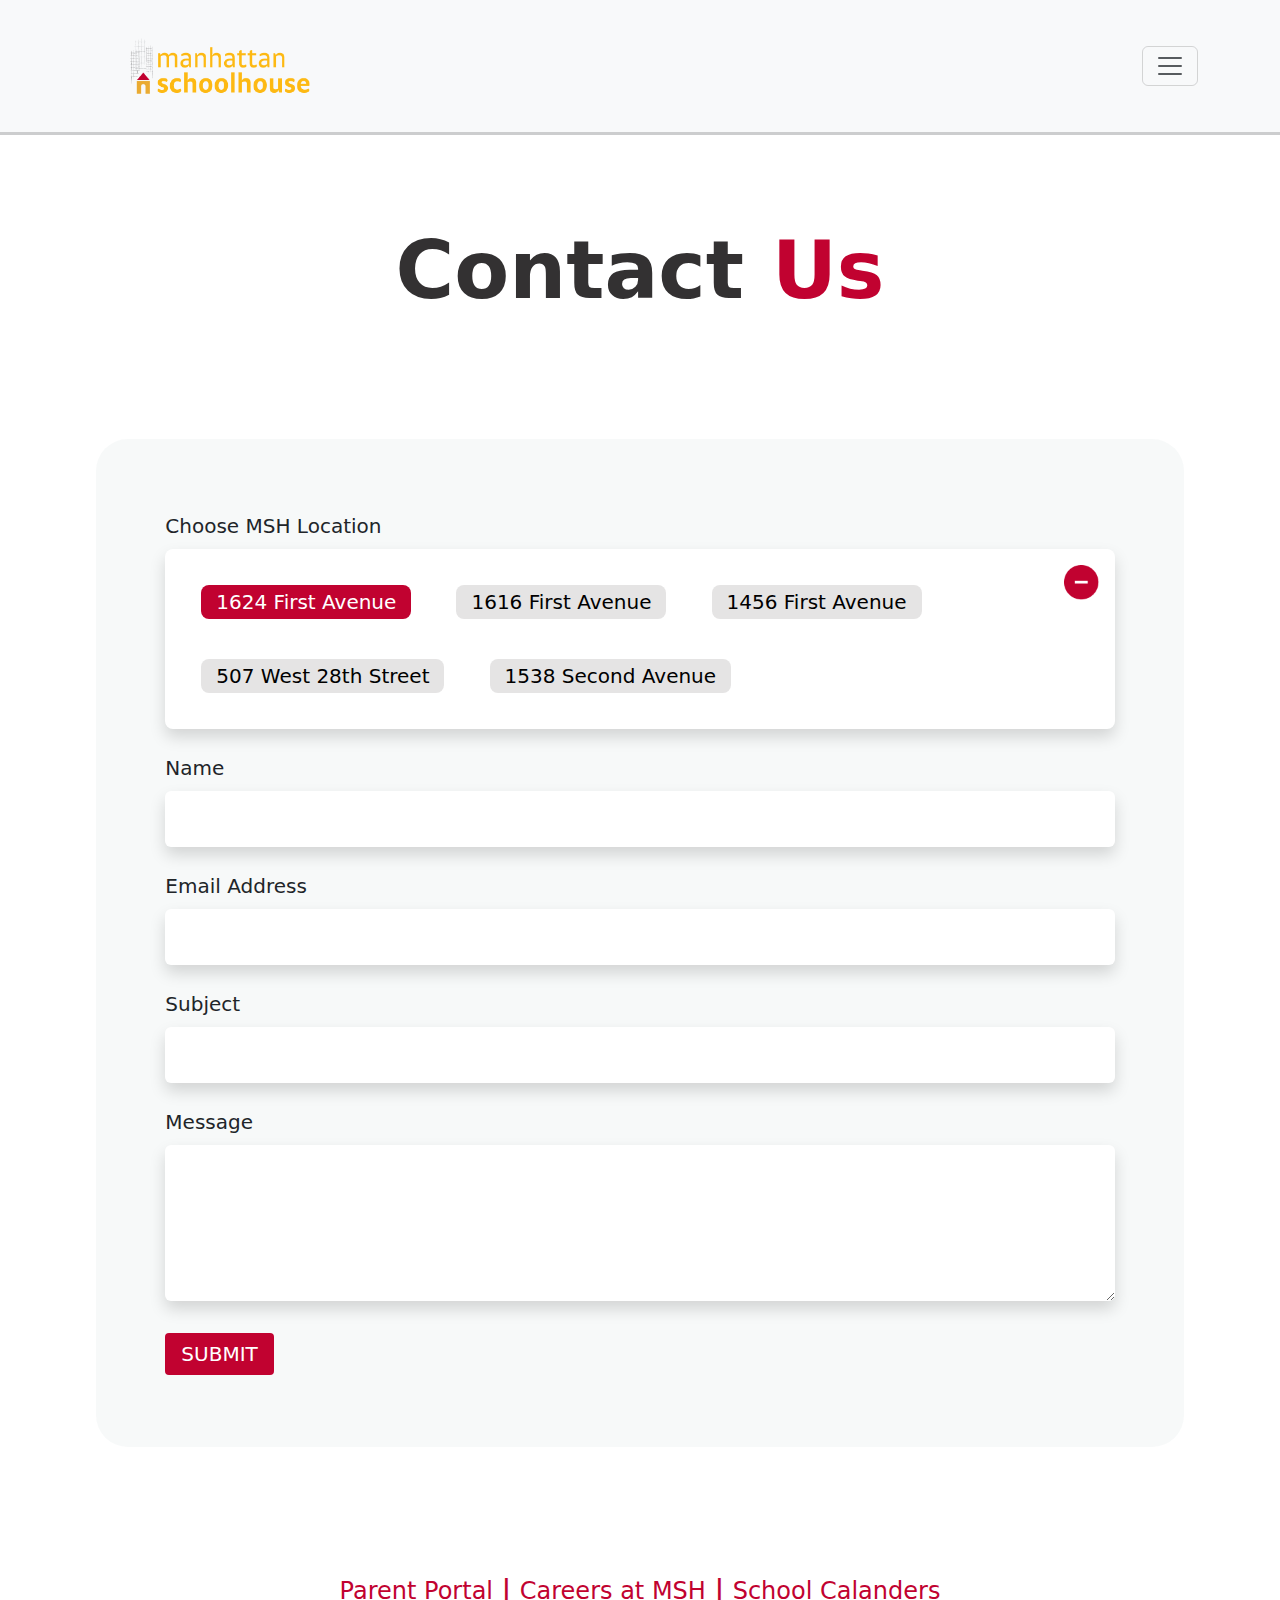
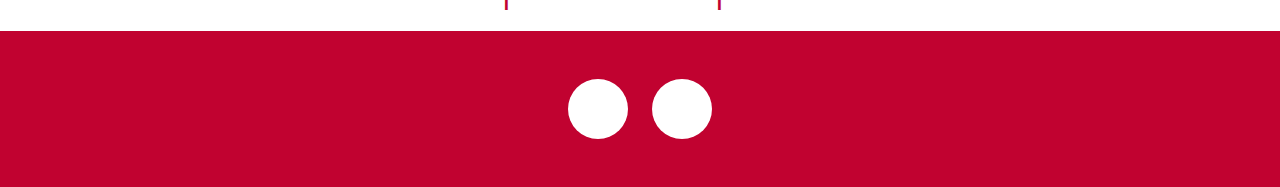
<file: pages/contact-us.html>
<!DOCTYPE html>
<html lang="en">
  <head>
    <meta charset="UTF-8" />
    <meta name="viewport" content="width=device-width, initial-scale=1.0" />
    <link
      href="https://cdn.jsdelivr.net/npm/bootstrap@5.3.3/dist/css/bootstrap.min.css"
      rel="stylesheet"
      integrity="sha384-QWTKZyjpPEjISv5WaRU9OFeRpok6YctnYmDr5pNlyT2bRjXh0JMhjY6hW+ALEwIH"
      crossorigin="anonymous"
    />
    <link
      href="https://fonts.googleapis.com/css2?family=Open+Sans:wght@400;600;700&display=swap"
      rel="stylesheet"
    />
    <link rel="stylesheet" href="./../css/style.css" />
    <link
      rel="stylesheet"
      href="https://cdnjs.cloudflare.com/ajax/libs/font-awesome/6.6.0/css/all.min.css"
      integrity="sha512-Kc323vGBEqzTmouAECnVceyQqyqdsSiqLQISBL29aUW4U/M7pSPA/gEUZQqv1cwx4OnYxTxve5UMg5GT6L4JJg=="
      crossorigin="anonymous"
      referrerpolicy="no-referrer"
    />
    <title>Contact Us</title>
  </head>
  <body>
    <nav class="navbar navbar-expand-xxl bg-body-tertiary navabar-outer">
      <div class="container-md">
        <a class="navbar-brand ms-2 ms-sm-5" href="/index.html"
          ><img src="../images/002 1.png" width="180px" alt=""
        /></a>
        <button
          class="navbar-toggler"
          type="button"
          data-bs-toggle="collapse"
          data-bs-target="#navbarSupportedContent"
          aria-controls="navbarSupportedContent"
          aria-expanded="false"
          aria-label="Toggle navigation"
        >
          <span class="navbar-toggler-icon"></span>
        </button>
        <div class="collapse navbar-collapse" id="navbarSupportedContent">
          <ul class="navbar-nav me-auto mb-2 mb-lg-0"></ul>

          <ul class="navbar-nav mb-2 mb-lg-0">
            <li class="nav-item px-2">
              <a
                class="nav-link fw-semibold text-black fs5"
                aria-current="page"
                href="./our-programs.html"
                >Programs</a
              >
            </li>
            <li class="nav-item px-2">
              <a
                class="nav-link fw-semibold text-black fs5"
                href="./msh-locations.html"
                >Location</a
              >
            </li>
            <li class="nav-item px-2">
              <a
                class="nav-link fw-semibold text-black fs5"
                href="./admissions.html"
                >Admissions</a
              >
            </li>
            <li class="nav-item px-2">
              <a
                class="nav-link fw-semibold text-black fs5"
                href="./reggio-emillia.html"
                >Reggio Emillia</a
              >
            </li>
            <li class="nav-item px-2">
              <a
                class="nav-link fw-semibold text-black fs5"
                href="./meet-team.html"
                >Our Team</a
              >
            </li>
            <li class="nav-item px-2">
              <a class="nav-link fw-semibold text-black fs5" href="./faq.html"
                >FAQ</a
              >
            </li>
            <li class="nav-item px-2">
              <a
                class="nav-link fw-semibold text-black fs5"
                href="./contact-us.html"
                >Contact Us</a
              >
            </li>
            <li class="nav-item px-2">
              <div
                class="request-btn d-flex justify-content-center align-items-center"
              >
                <a
                  class="nav-link fw-semibold text-black text-white fs5"
                  href="#"
                  >Request a Tour</a
                >
              </div>
            </li>
          </ul>
        </div>
      </div>
    </nav>
    <div class="d-flex justify-content-center mb-5 py-sm-3 py-4">
      <div
        class="hero-container d-flex flex-column justify-content-center my-2 my-sm-4 pt-sm-5 pt-2"
      >
        <div
          class="text-center d-flex flex-column align-items-center justify-content-center"
        >
          <p class="display-1 bolder grayish">
            Contact <span class="redish">Us</span>
          </p>
        </div>
      </div>
    </div>

    <div
      class="d-flex justify-content-center align-items-center mt-5 pt-3 mb-5 pb-5"
    >
      <div class="contact-container">
        <div class="bg-grayish rounded-5 d-flex justify-content-center">
          <form
            class="col-12 col-md-11 d-flex contact-container-inner flex-column gap-3 my-5 overflow-hidden p-4"
          >
            <!-- <div
              class="col-12 col-md-11 d-flex contact-container-inner flex-column gap-3 my-5 overflow-hidden p-4"
            > -->
            <div class="mb-2">
              <label for="name" class="form-label fs-5"
                >Choose MSH Location</label
              >
              <div
                class="shadow location-select-container w-100 rounded-3 bg-white d-grid d-sm-flex justify-content-between p-3"
              >
                <div class="col-11 order-1 order-sm-0">
                  <div
                    class="btn-group"
                    role="group"
                    aria-label="Basic radio toggle button group"
                  >
                    <input
                      type="radio"
                      class="btn-check"
                      name="btnradio"
                      id="btnradio1"
                      autocomplete="off"
                      checked
                    />
                    <label class="btn btn-outline-primary fs-5" for="btnradio1"
                      >1624 First Avenue</label
                    >

                    <input
                      type="radio"
                      class="btn-check"
                      name="btnradio"
                      id="btnradio2"
                      autocomplete="off"
                    />
                    <label class="btn btn-outline-primary fs-5" for="btnradio2"
                      >1616 First Avenue</label
                    >

                    <input
                      type="radio"
                      class="btn-check"
                      name="btnradio"
                      id="btnradio3"
                      autocomplete="off"
                    />
                    <label class="btn btn-outline-primary fs-5" for="btnradio3"
                      >1456 First Avenue</label
                    >

                    <input
                      type="radio"
                      class="btn-check"
                      name="btnradio"
                      id="btnradio4"
                      autocomplete="off"
                    />
                    <label class="btn btn-outline-primary fs-5" for="btnradio4"
                      >507 West 28th Street
                    </label>

                    <input
                      type="radio"
                      class="btn-check"
                      name="btnradio"
                      id="btnradio5"
                      autocomplete="off"
                    />
                    <label class="btn btn-outline-primary fs-5" for="btnradio5"
                      >1538 Second Avenue</label
                    >
                  </div>
                </div>

                <div
                  class="col-12 col-sm-1 d-flex justify-content-end order-0 order-sm-1"
                >
                  <div><img src="../images/Group 6.png" alt="" /></div>
                </div>
              </div>
            </div>
            <div class="mb-2">
              <label for="name" class="form-label fs-5">Name</label>
              <input
                name="name"
                class="form-control shadow p-3"
                id="name"
                aria-describedby="emailHelp"
              />
            </div>
            <div class="mb-2">
              <label for="email" class="form-label fs-5">Email Address</label>
              <input
                type="email"
                name="email"
                class="form-control shadow p-3"
                id="email"
                aria-describedby="emailHelp"
              />
            </div>
            <div class="mb-2">
              <label for="subject" class="form-label fs-5">Subject</label>
              <input
                name="subject"
                class="form-control shadow p-3"
                id="subject"
                aria-describedby="emailHelp"
              />
            </div>
            <div class="mb-3">
              <label for="exampleFormControlTextarea1" class="form-label fs-5"
                >Message</label
              >
              <textarea
                class="form-control shadow"
                id="exampleFormControlTextarea1"
                rows="6"
              ></textarea>
            </div>
            <div>
              <button
                type="submit"
                class="btn btn-primary bg-redish border-0 rounded-1 px-3 fs-5"
              >
                SUBMIT
              </button>
            </div>
            <!-- </div> -->
          </form>
        </div>
      </div>
    </div>

    <div class="d-flex justify-content-center py-3 pt-4">
      <div
        class="hero-container d-flex align-items-center justify-content-center flex-column flex-sm-row"
      >
        <a href="#" class="redish fs-4 text-center decoration-none"
          >Parent Portal
        </a>
        <span class="redish fs-2 text-center px-sm-2 px-0 d-none d-sm-block">
          |
        </span>
        <a href="#" class="redish fs-4 text-center decoration-none"
          >Careers at MSH
        </a>
        <span class="redish fs-2 text-center px-sm-2 px-0 d-none d-sm-block">
          |
        </span>
        <a href="#" class="redish fs-4 text-center decoration-none"
          >School Calanders
        </a>
      </div>
    </div>

    <div class="d-flex justify-content-center bg-redish">
      <div class="d-flex align-items-center justify-content-center my-5">
        <a href="#" class="redish fs-4 text-center decoration-none me-4">
          <div class="logo-bg">
            <i class="fa-brands fa-facebook-f" style="font-size: 37px"></i>
          </div>
        </a>

        <a href="#" class="redish fs-4 text-center decoration-none">
          <div class="logo-bg">
            <i class="fa-brands fa-instagram" style="font-size: 40px"></i>
          </div>
        </a>
      </div>
    </div>
    <script
      src="https://cdn.jsdelivr.net/npm/bootstrap@5.3.3/dist/js/bootstrap.bundle.min.js"
      integrity="sha384-YvpcrYf0tY3lHB60NNkmXc5s9fDVZLESaAA55NDzOxhy9GkcIdslK1eN7N6jIeHz"
      crossorigin="anonymous"
    ></script>
  </body>
</html>
</file>
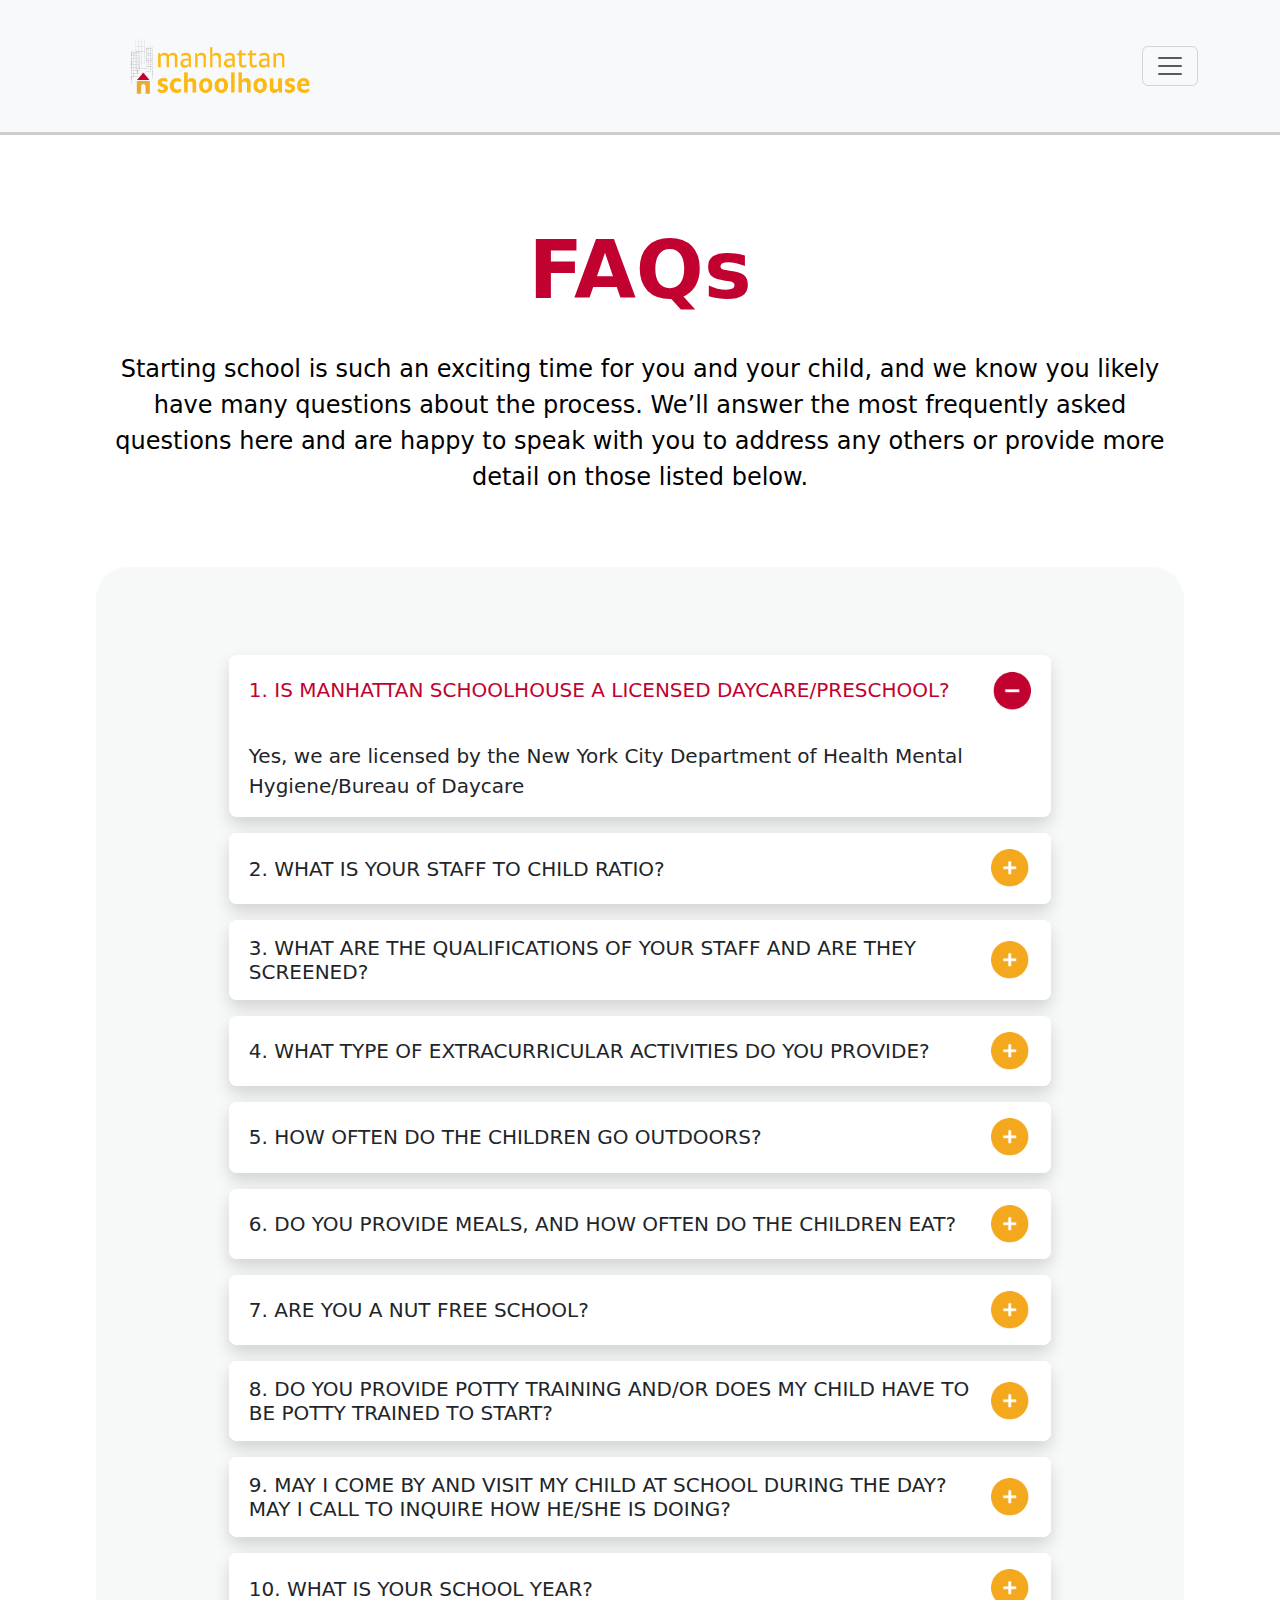
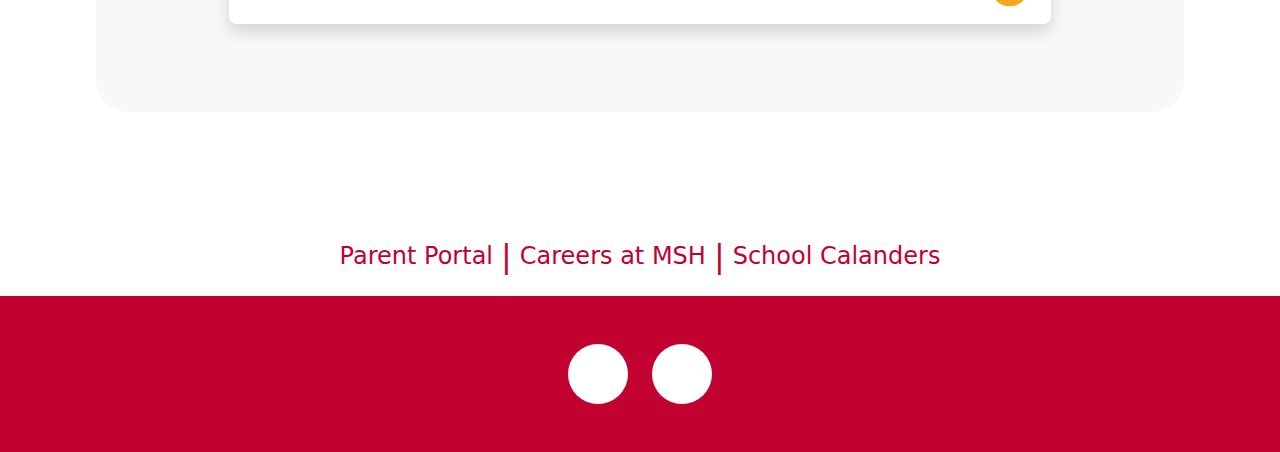
<file: pages/faq.html>
<!DOCTYPE html>
<html lang="en">
  <head>
    <meta charset="UTF-8" />
    <meta name="viewport" content="width=device-width, initial-scale=1.0" />
    <link
      href="https://cdn.jsdelivr.net/npm/bootstrap@5.3.3/dist/css/bootstrap.min.css"
      rel="stylesheet"
      integrity="sha384-QWTKZyjpPEjISv5WaRU9OFeRpok6YctnYmDr5pNlyT2bRjXh0JMhjY6hW+ALEwIH"
      crossorigin="anonymous"
    />
    <link
      href="https://fonts.googleapis.com/css2?family=Open+Sans:wght@400;600;700&display=swap"
      rel="stylesheet"
    />
    <link rel="stylesheet" href="./../css/style.css" />
    <link
      rel="stylesheet"
      href="https://cdnjs.cloudflare.com/ajax/libs/font-awesome/6.6.0/css/all.min.css"
      integrity="sha512-Kc323vGBEqzTmouAECnVceyQqyqdsSiqLQISBL29aUW4U/M7pSPA/gEUZQqv1cwx4OnYxTxve5UMg5GT6L4JJg=="
      crossorigin="anonymous"
      referrerpolicy="no-referrer"
    />
    <title>FAQ</title>
  </head>
  <body>
    <nav class="navbar navbar-expand-xxl bg-body-tertiary navabar-outer">
      <div class="container-md">
        <a class="navbar-brand ms-2 ms-sm-5" href="/index.html"
          ><img src="../images/002 1.png" width="180px" alt=""
        /></a>
        <button
          class="navbar-toggler"
          type="button"
          data-bs-toggle="collapse"
          data-bs-target="#navbarSupportedContent"
          aria-controls="navbarSupportedContent"
          aria-expanded="false"
          aria-label="Toggle navigation"
        >
          <span class="navbar-toggler-icon"></span>
        </button>
        <div class="collapse navbar-collapse" id="navbarSupportedContent">
          <ul class="navbar-nav me-auto mb-2 mb-lg-0"></ul>

          <ul class="navbar-nav mb-2 mb-lg-0">
            <li class="nav-item px-2">
              <a
                class="nav-link fw-semibold text-black fs5"
                aria-current="page"
                href="./our-programs.html"
                >Programs</a
              >
            </li>
            <li class="nav-item px-2">
              <a
                class="nav-link fw-semibold text-black fs5"
                href="./msh-locations.html"
                >Location</a
              >
            </li>
            <li class="nav-item px-2">
              <a
                class="nav-link fw-semibold text-black fs5"
                href="./admissions.html"
                >Admissions</a
              >
            </li>
            <li class="nav-item px-2">
              <a
                class="nav-link fw-semibold text-black fs5"
                href="./reggio-emillia.html"
                >Reggio Emillia</a
              >
            </li>
            <li class="nav-item px-2">
              <a
                class="nav-link fw-semibold text-black fs5"
                href="./meet-team.html"
                >Our Team</a
              >
            </li>
            <li class="nav-item px-2">
              <a class="nav-link fw-semibold text-black fs5" href="./faq.html"
                >FAQ</a
              >
            </li>
            <li class="nav-item px-2">
              <a
                class="nav-link fw-semibold text-black fs5"
                href="./contact-us.html"
                >Contact Us</a
              >
            </li>
            <li class="nav-item px-2">
              <div
                class="request-btn d-flex justify-content-center align-items-center"
              >
                <a
                  class="nav-link fw-semibold text-black text-white fs5"
                  href="#"
                  >Request a Tour</a
                >
              </div>
            </li>
          </ul>
        </div>
      </div>
    </nav>

    <div class="d-flex justify-content-center py-1 py-sm-3 pt-4">
      <div
        class="hero-container d-flex flex-column justify-content-center my-2 my-sm-4 pt-sm-5 pt-2"
      >
        <div
          class="text-center d-flex flex-column align-items-center justify-content-center"
        >
          <p class="display-1 bolder redish">FAQs</p>
          <div class="team-container-text d-flex justify-content-center py-3">
            <p class="fs-4 fw-light text-black team-banner-decrip">
              Starting school is such an exciting time for you and your child,
              and we know you likely have many questions about the process.
              We’ll answer the most frequently asked questions here and are
              happy to speak with you to address any others or provide more
              detail on those listed below.
            </p>
          </div>
        </div>
      </div>
    </div>

    <div class="d-flex justify-content-center align-items-center mb-5 pb-5">
      <div class="faq-container">
        <div class="bg-grayish rounded-5 d-flex justify-content-center">
          <form
            class="col-12 col-md-11 d-flex contact-container-inner flex-column gap-3 my-0 my-sm-5 overflow-hidden p-3 p-sm-4 accordion-container"
          >
            <div class="accordion" id="accordionExample">
              <div class="accordion-item shadow my-3">
                <h2 class="accordion-header">
                  <button
                    class="accordion-button rounded-2"
                    type="button"
                    data-bs-toggle="collapse"
                    data-bs-target="#collapseOne"
                    aria-expanded="true"
                    aria-controls="collapseOne"
                  >
                    <p
                      class="fs-5 contact-decrip d-flex align-items-center mb-0"
                    >
                      1. IS MANHATTAN SCHOOLHOUSE A LICENSED DAYCARE/PRESCHOOL?
                    </p>
                  </button>
                </h2>
                <div
                  id="collapseOne"
                  class="accordion-collapse collapse show"
                  data-bs-parent="#accordionExample"
                >
                  <div class="accordion-body fs-5 contact-decrip">
                    Yes, we are licensed by the New York City Department of
                    Health Mental Hygiene/Bureau of Daycare
                  </div>
                </div>
              </div>

              <div class="accordion-item shadow my-3">
                <h2 class="accordion-header">
                  <button
                    class="accordion-button collapsed rounded-2"
                    type="button"
                    data-bs-toggle="collapse"
                    data-bs-target="#collapseTwo"
                    aria-expanded="false"
                    aria-controls="collapseTwo"
                  >
                    <p
                      class="fs-5 contact-decrip d-flex align-items-center mb-0"
                    >
                      2. WHAT IS YOUR STAFF TO CHILD RATIO?
                    </p>
                  </button>
                </h2>
                <div
                  id="collapseTwo"
                  class="accordion-collapse collapse"
                  data-bs-parent="#accordionExample"
                >
                  <div class="accordion-body fs-5 contact-decrip">
                    Yes, we are licensed by the New York City Department of
                    Health Mental Hygiene/Bureau of Daycare
                  </div>
                </div>
              </div>

              <div class="accordion-item shadow my-2">
                <h2 class="accordion-header">
                  <button
                    class="accordion-button collapsed rounded-2"
                    type="button"
                    data-bs-toggle="collapse"
                    data-bs-target="#collapseThree"
                    aria-expanded="false"
                    aria-controls="collapseThree"
                  >
                    <p
                      class="fs-5 contact-decrip d-flex align-items-center mb-0"
                    >
                      3. WHAT ARE THE QUALIFICATIONS OF YOUR STAFF AND ARE THEY
                      SCREENED?
                    </p>
                  </button>
                </h2>
                <div
                  id="collapseThree"
                  class="accordion-collapse collapse"
                  data-bs-parent="#accordionExample"
                >
                  <div class="accordion-body fs-5 contact-decrip">
                    Yes, we are licensed by the New York City Department of
                    Health Mental Hygiene/Bureau of Daycare
                  </div>
                </div>
              </div>

              <div class="accordion-item shadow my-3">
                <h2 class="accordion-header">
                  <button
                    class="accordion-button collapsed rounded-2"
                    type="button"
                    data-bs-toggle="collapse"
                    data-bs-target="#collapseFour"
                    aria-expanded="false"
                    aria-controls="collapseFour"
                  >
                    <p
                      class="fs-5 contact-decrip d-flex align-items-center mb-0"
                    >
                      4. WHAT TYPE OF EXTRACURRICULAR ACTIVITIES DO YOU PROVIDE?
                    </p>
                  </button>
                </h2>
                <div
                  id="collapseFour"
                  class="accordion-collapse collapse"
                  data-bs-parent="#accordionExample"
                >
                  <div class="accordion-body fs-5 contact-decrip">
                    Yes, we are licensed by the New York City Department of
                    Health Mental Hygiene/Bureau of Daycare
                  </div>
                </div>
              </div>

              <div class="accordion-item shadow my-3">
                <h2 class="accordion-header">
                  <button
                    class="accordion-button collapsed rounded-2"
                    type="button"
                    data-bs-toggle="collapse"
                    data-bs-target="#collapseFive"
                    aria-expanded="false"
                    aria-controls="collapseFive"
                  >
                    <p
                      class="fs-5 contact-decrip d-flex align-items-center mb-0"
                    >
                      5. HOW OFTEN DO THE CHILDREN GO OUTDOORS?
                    </p>
                  </button>
                </h2>
                <div
                  id="collapseFive"
                  class="accordion-collapse collapse"
                  data-bs-parent="#accordionExample"
                >
                  <div class="accordion-body fs-5 contact-decrip">
                    Yes, we are licensed by the New York City Department of
                    Health Mental Hygiene/Bureau of Daycare
                  </div>
                </div>
              </div>

              <div class="accordion-item shadow my-3">
                <h2 class="accordion-header">
                  <button
                    class="accordion-button collapsed rounded-2"
                    type="button"
                    data-bs-toggle="collapse"
                    data-bs-target="#collapsesix"
                    aria-expanded="false"
                    aria-controls="collapsesix"
                  >
                    <p
                      class="fs-5 contact-decrip d-flex align-items-center mb-0"
                    >
                      6. DO YOU PROVIDE MEALS, AND HOW OFTEN DO THE CHILDREN
                      EAT?
                    </p>
                  </button>
                </h2>
                <div
                  id="collapsesix"
                  class="accordion-collapse collapse"
                  data-bs-parent="#accordionExample"
                >
                  <div class="accordion-body fs-5 contact-decrip">
                    Yes, we are licensed by the New York City Department of
                    Health Mental Hygiene/Bureau of Daycare
                  </div>
                </div>
              </div>

              <div class="accordion-item shadow my-3">
                <h2 class="accordion-header">
                  <button
                    class="accordion-button collapsed rounded-2"
                    type="button"
                    data-bs-toggle="collapse"
                    data-bs-target="#collapseseven"
                    aria-expanded="false"
                    aria-controls="collapseseven"
                  >
                    <p
                      class="fs-5 contact-decrip d-flex align-items-center mb-0"
                    >
                      7. ARE YOU A NUT FREE SCHOOL?
                    </p>
                  </button>
                </h2>
                <div
                  id="collapseseven"
                  class="accordion-collapse collapse"
                  data-bs-parent="#accordionExample"
                >
                  <div class="accordion-body fs-5 contact-decrip">
                    Yes, we are licensed by the New York City Department of
                    Health Mental Hygiene/Bureau of Daycare
                  </div>
                </div>
              </div>
              <div class="accordion-item shadow my-3">
                <h2 class="accordion-header">
                  <button
                    class="accordion-button collapsed rounded-2"
                    type="button"
                    data-bs-toggle="collapse"
                    data-bs-target="#collapseeight"
                    aria-expanded="false"
                    aria-controls="collapseeight"
                  >
                    <p
                      class="fs-5 contact-decrip d-flex align-items-center mb-0"
                    >
                      8. DO YOU PROVIDE POTTY TRAINING AND/OR DOES MY CHILD HAVE
                      TO BE POTTY TRAINED TO START?
                    </p>
                  </button>
                </h2>
                <div
                  id="collapseeight"
                  class="accordion-collapse collapse"
                  data-bs-parent="#accordionExample"
                >
                  <div class="accordion-body fs-5 contact-decrip">
                    Yes, we are licensed by the New York City Department of
                    Health Mental Hygiene/Bureau of Daycare
                  </div>
                </div>
              </div>
              <div class="accordion-item shadow my-3">
                <h2 class="accordion-header">
                  <button
                    class="accordion-button collapsed rounded-2"
                    type="button"
                    data-bs-toggle="collapse"
                    data-bs-target="#collapsenine"
                    aria-expanded="false"
                    aria-controls="collapsenine"
                  >
                    <p
                      class="fs-5 contact-decrip d-flex align-items-center mb-0"
                    >
                      9. MAY I COME BY AND VISIT MY CHILD AT SCHOOL DURING THE
                      DAY? <br />
                      MAY I CALL TO INQUIRE HOW HE/SHE IS DOING?
                    </p>
                  </button>
                </h2>
                <div
                  id="collapsenine"
                  class="accordion-collapse collapse"
                  data-bs-parent="#accordionExample"
                >
                  <div class="accordion-body fs-5 contact-decrip">
                    Yes, we are licensed by the New York City Department of
                    Health Mental Hygiene/Bureau of Daycare
                  </div>
                </div>
              </div>

              <div class="accordion-item shadow my-3">
                <h2 class="accordion-header">
                  <button
                    class="accordion-button collapsed rounded-2"
                    type="button"
                    data-bs-toggle="collapse"
                    data-bs-target="#collapseten"
                    aria-expanded="false"
                    aria-controls="collapseten"
                  >
                    <p
                      class="fs-5 contact-decrip d-flex align-items-center mb-0"
                    >
                      10. WHAT IS YOUR SCHOOL YEAR?
                    </p>
                  </button>
                </h2>
                <div
                  id="collapseten"
                  class="accordion-collapse collapse"
                  data-bs-parent="#accordionExample"
                >
                  <div class="accordion-body fs-5 contact-decrip">
                    Yes, we are licensed by the New York City Department of
                    Health Mental Hygiene/Bureau of Daycare
                  </div>
                </div>
              </div>
            </div>
          </form>
        </div>
      </div>
    </div>

    <div class="d-flex justify-content-center py-3 pt-4">
      <div
        class="hero-container d-flex align-items-center justify-content-center flex-column flex-sm-row"
      >
        <a href="#" class="redish fs-4 text-center decoration-none"
          >Parent Portal
        </a>
        <span class="redish fs-2 text-center px-sm-2 px-0 d-none d-sm-block">
          |
        </span>
        <a href="#" class="redish fs-4 text-center decoration-none"
          >Careers at MSH
        </a>
        <span class="redish fs-2 text-center px-sm-2 px-0 d-none d-sm-block">
          |
        </span>
        <a href="#" class="redish fs-4 text-center decoration-none"
          >School Calanders
        </a>
      </div>
    </div>

    <div class="d-flex justify-content-center bg-redish">
      <div class="d-flex align-items-center justify-content-center my-5">
        <a href="#" class="redish fs-4 text-center decoration-none me-4">
          <div class="logo-bg">
            <i class="fa-brands fa-facebook-f" style="font-size: 37px"></i>
          </div>
        </a>

        <a href="#" class="redish fs-4 text-center decoration-none">
          <div class="logo-bg">
            <i class="fa-brands fa-instagram" style="font-size: 40px"></i>
          </div>
        </a>
      </div>
    </div>
    <script
      src="https://cdn.jsdelivr.net/npm/bootstrap@5.3.3/dist/js/bootstrap.bundle.min.js"
      integrity="sha384-YvpcrYf0tY3lHB60NNkmXc5s9fDVZLESaAA55NDzOxhy9GkcIdslK1eN7N6jIeHz"
      crossorigin="anonymous"
    ></script>
  </body>
</html>
</file>
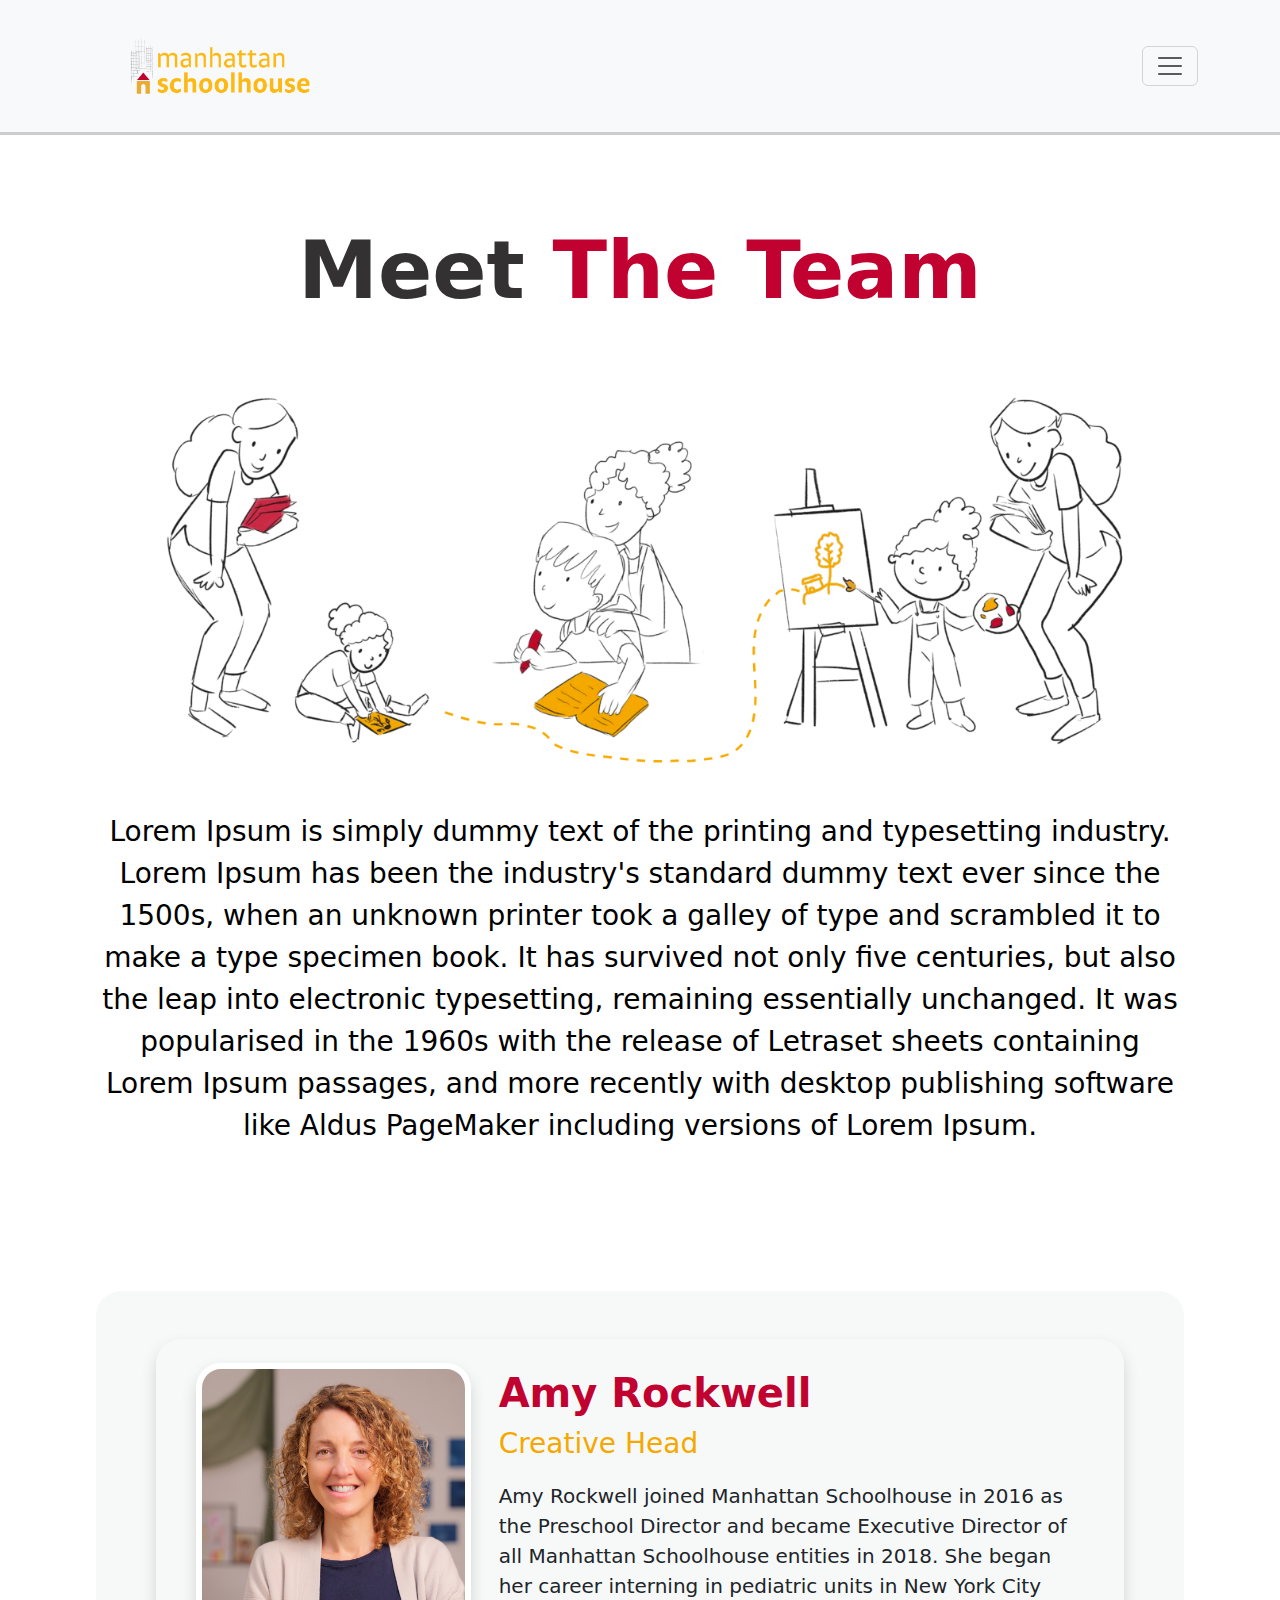
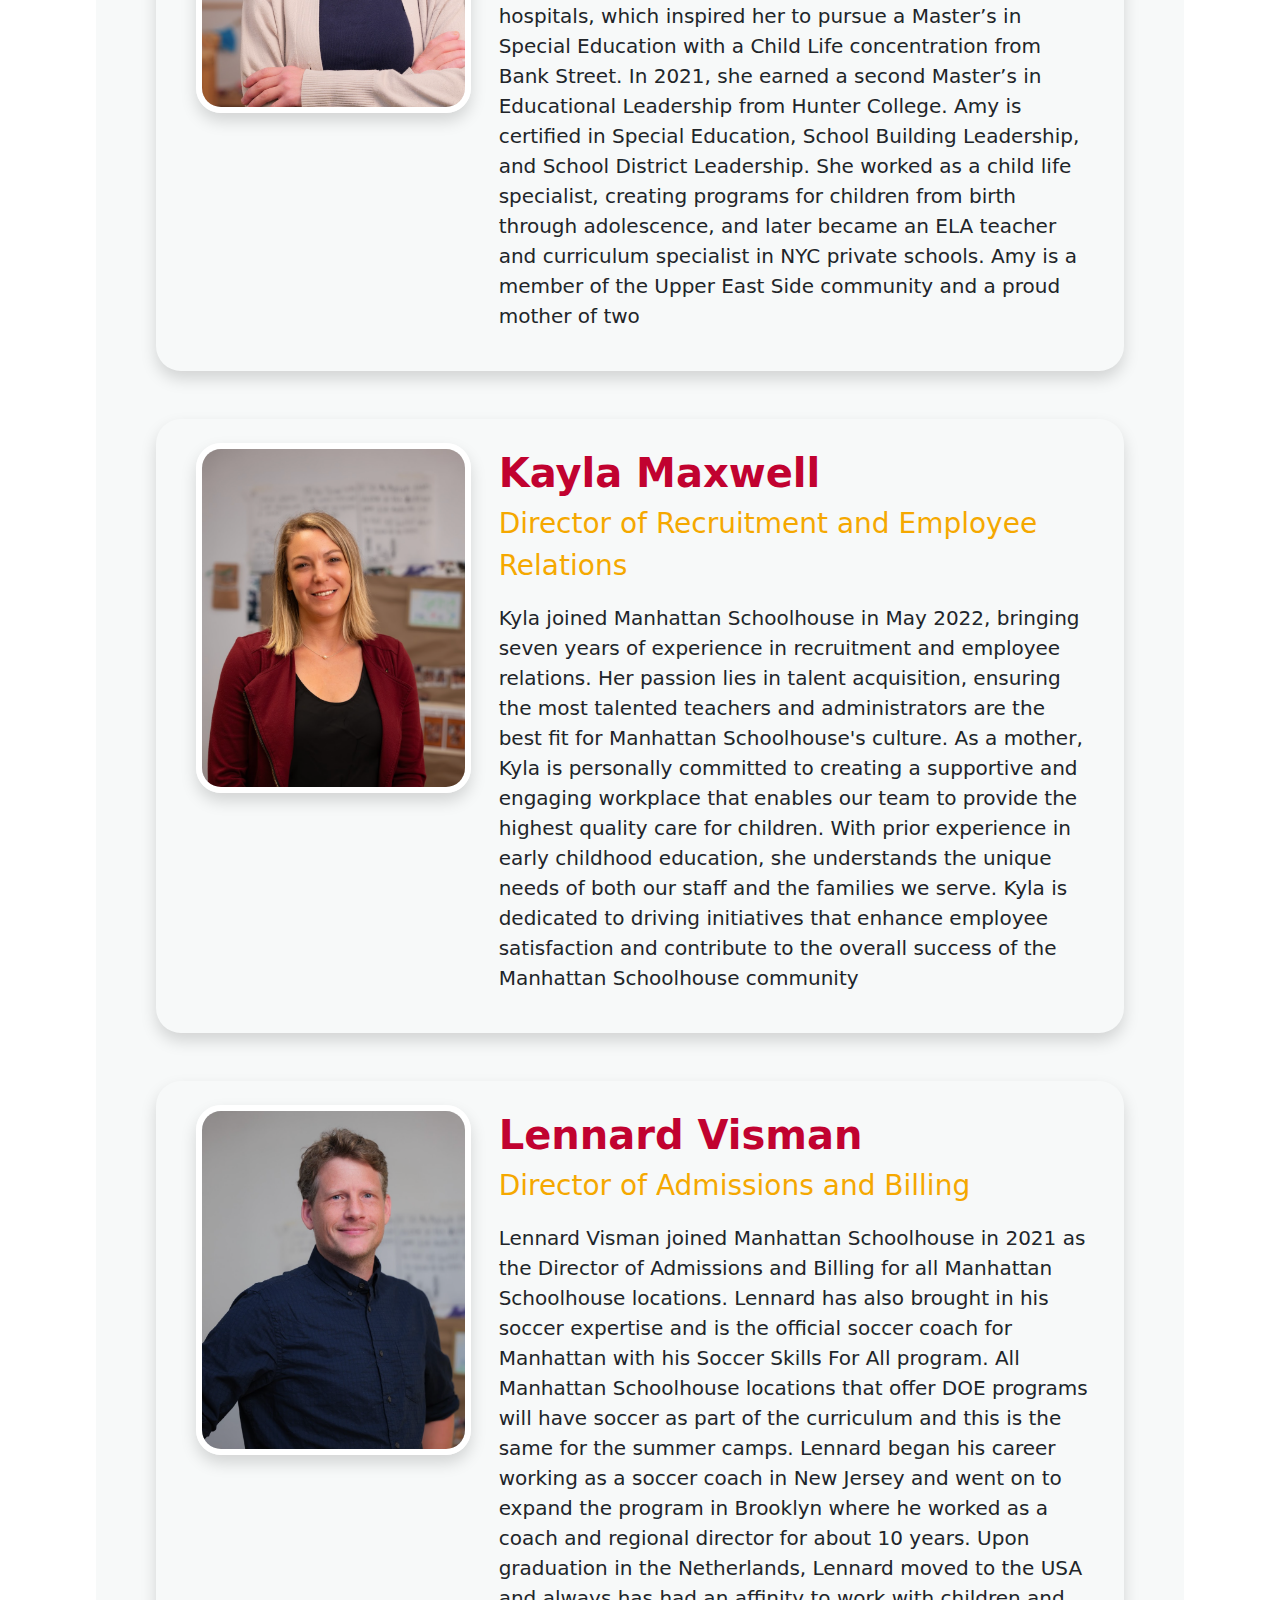
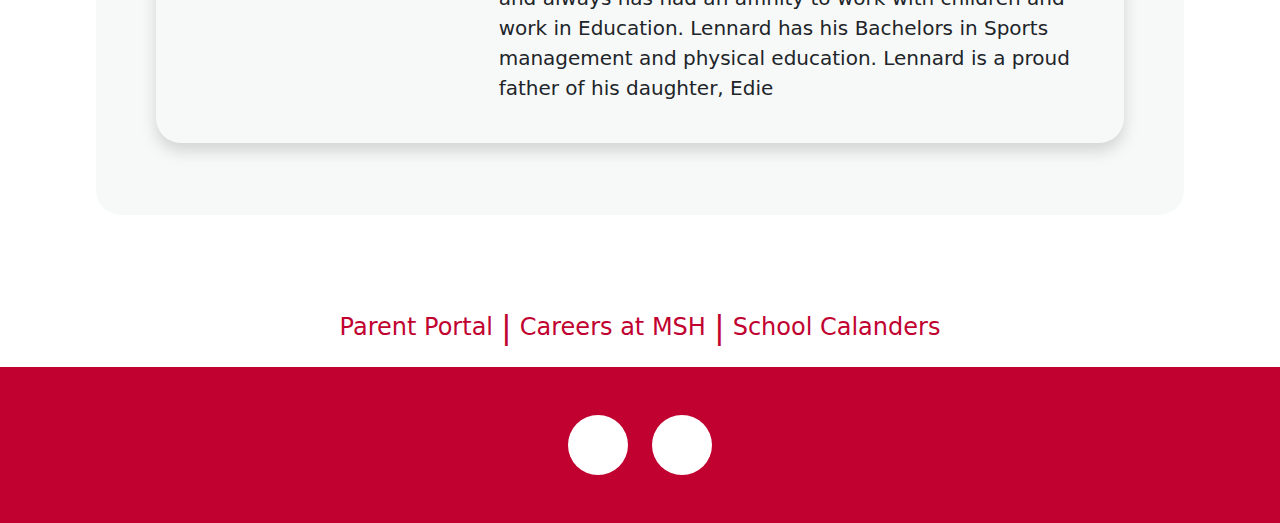
<file: pages/meet-team.html>
<!DOCTYPE html>
<html lang="en">
  <head>
    <meta charset="UTF-8" />
    <meta name="viewport" content="width=device-width, initial-scale=1.0" />
    <link
      href="https://cdn.jsdelivr.net/npm/bootstrap@5.3.3/dist/css/bootstrap.min.css"
      rel="stylesheet"
      integrity="sha384-QWTKZyjpPEjISv5WaRU9OFeRpok6YctnYmDr5pNlyT2bRjXh0JMhjY6hW+ALEwIH"
      crossorigin="anonymous"
    />
    <link
      href="https://fonts.googleapis.com/css2?family=Open+Sans:wght@400;600;700&display=swap"
      rel="stylesheet"
    />
    <link rel="stylesheet" href="./../css/style.css" />
    <link
      rel="stylesheet"
      href="https://cdnjs.cloudflare.com/ajax/libs/font-awesome/6.6.0/css/all.min.css"
      integrity="sha512-Kc323vGBEqzTmouAECnVceyQqyqdsSiqLQISBL29aUW4U/M7pSPA/gEUZQqv1cwx4OnYxTxve5UMg5GT6L4JJg=="
      crossorigin="anonymous"
      referrerpolicy="no-referrer"
    />
    <title>Our Team</title>
  </head>
  <body>
    <nav class="navbar navbar-expand-xxl bg-body-tertiary navabar-outer">
      <div class="container-md">
        <a class="navbar-brand ms-2 ms-sm-5" href="/index.html"
          ><img src="../images/002 1.png" width="180px" alt=""
        /></a>
        <button
          class="navbar-toggler"
          type="button"
          data-bs-toggle="collapse"
          data-bs-target="#navbarSupportedContent"
          aria-controls="navbarSupportedContent"
          aria-expanded="false"
          aria-label="Toggle navigation"
        >
          <span class="navbar-toggler-icon"></span>
        </button>
        <div class="collapse navbar-collapse" id="navbarSupportedContent">
          <ul class="navbar-nav me-auto mb-2 mb-lg-0"></ul>

          <ul class="navbar-nav mb-2 mb-lg-0">
            <li class="nav-item px-2">
              <a
                class="nav-link fw-semibold text-black fs5"
                aria-current="page"
                href="./our-programs.html"
                >Programs</a
              >
            </li>
            <li class="nav-item px-2">
              <a
                class="nav-link fw-semibold text-black fs5"
                href="./msh-locations.html"
                >Location</a
              >
            </li>
            <li class="nav-item px-2">
              <a
                class="nav-link fw-semibold text-black fs5"
                href="./admissions.html"
                >Admissions</a
              >
            </li>
            <li class="nav-item px-2">
              <a
                class="nav-link fw-semibold text-black fs5"
                href="./reggio-emillia.html"
                >Reggio Emillia</a
              >
            </li>
            <li class="nav-item px-2">
              <a
                class="nav-link fw-semibold text-black fs5"
                href="./meet-team.html"
                >Our Team</a
              >
            </li>
            <li class="nav-item px-2">
              <a class="nav-link fw-semibold text-black fs5" href="./faq.html"
                >FAQ</a
              >
            </li>
            <li class="nav-item px-2">
              <a
                class="nav-link fw-semibold text-black fs5"
                href="./contact-us.html"
                >Contact Us</a
              >
            </li>
            <li class="nav-item px-2">
              <div
                class="request-btn d-flex justify-content-center align-items-center"
              >
                <a
                  class="nav-link fw-semibold text-black text-white fs5"
                  href="#"
                  >Request a Tour</a
                >
              </div>
            </li>
          </ul>
        </div>
      </div>
    </nav>
    <div class="d-flex justify-content-center py-1 py-sm-3 pt-4">
      <div
        class="hero-container d-flex flex-column justify-content-center my-2 my-sm-4 pt-sm-5 pt-2"
      >
        <div
          class="text-center d-flex flex-column align-items-center justify-content-center"
        >
          <p class="display-1 bolder grayish">
            Meet <span class="redish">The Team</span>
          </p>
          <img src="../images/team.png" width="100%" alt="" />
          <div class="team-container-text d-flex justify-content-center py-3">
            <p class="fs-3 fw-light text-black team-banner-decrip">
              Lorem Ipsum is simply dummy text of the printing and typesetting
              industry. Lorem Ipsum has been the industry's standard dummy text
              ever since the 1500s, when an unknown printer took a galley of
              type and scrambled it to make a type specimen book. It has
              survived not only five centuries, but also the leap into
              electronic typesetting, remaining essentially unchanged. It was
              popularised in the 1960s with the release of Letraset sheets
              containing Lorem Ipsum passages, and more recently with desktop
              publishing software like Aldus PageMaker including versions of
              Lorem Ipsum.
            </p>
          </div>
        </div>
      </div>
    </div>

    <div class="d-flex justify-content-center py-3 pt-4">
      <div
        class="hero-team-container d-flex flex-column justify-content-center my-5 pt-5 p-4"
      >
        <div
          class="team-container d-flex flex-column align-items-center px-0 px-sm-3 px-md-5 mb-4"
        >
          <div class="row p-2 py-4 p-sm-4 shadow team-row">
            <div
              class="col-12 col-md-4 px-1 px-sm-3 mb-4 mb-md-0"
              style="text-align: center"
            >
              <img
                src="../images/team1.png"
                class="team-profile-image shadow"
                width="100%"
                height="auto"
                alt=""
              />
            </div>
            <div class="col-12 col-md-8">
              <div>
                <div class="redish fs-1 fw-semibold">Amy Rockwell</div>
                <p class="yellowish fs-3">Creative Head</p>
                <p class="fs-5 team-decsrip">
                  Amy Rockwell joined Manhattan Schoolhouse in 2016 as the
                  Preschool Director and became Executive Director of all
                  Manhattan Schoolhouse entities in 2018. She began her career
                  interning in pediatric units in New York City hospitals, which
                  inspired her to pursue a Master’s in Special Education with a
                  Child Life concentration from Bank Street. In 2021, she earned
                  a second Master’s in Educational Leadership from Hunter
                  College. Amy is certified in Special Education, School
                  Building Leadership, and School District Leadership. She
                  worked as a child life specialist, creating programs for
                  children from birth through adolescence, and later became an
                  ELA teacher and curriculum specialist in NYC private schools.
                  Amy is a member of the Upper East Side community and a proud
                  mother of two
                </p>
              </div>
            </div>
          </div>
        </div>
        <div
          class="team-container d-flex flex-column align-items-center px-0 px-sm-3 px-md-5 my-4"
        >
          <div class="row p-2 p-sm-4 py-4 team-row shadow">
            <div
              class="col-12 col-md-4 px-1 px-sm-3 mb-4 mb-md-0"
              style="text-align: center"
            >
              <img
                src="../images/team2.png"
                class="team-profile-image shadow"
                width="100%"
                height="auto"
                alt=""
              />
            </div>
            <div class="col-12 col-md-8">
              <div>
                <div class="redish fs-1 fw-semibold">Kayla Maxwell</div>
                <p class="yellowish fs-3">
                  Director of Recruitment and Employee Relations
                </p>
                <p class="fs-5 team-decsrip">
                  Kyla joined Manhattan Schoolhouse in May 2022, bringing seven
                  years of experience in recruitment and employee relations. Her
                  passion lies in talent acquisition, ensuring the most talented
                  teachers and administrators are the best fit for Manhattan
                  Schoolhouse's culture. As a mother, Kyla is personally
                  committed to creating a supportive and engaging workplace that
                  enables our team to provide the highest quality care for
                  children. With prior experience in early childhood education,
                  she understands the unique needs of both our staff and the
                  families we serve. Kyla is dedicated to driving initiatives
                  that enhance employee satisfaction and contribute to the
                  overall success of the Manhattan Schoolhouse community
                </p>
              </div>
            </div>
          </div>
        </div>
        <div
          class="team-container d-flex flex-column align-items-center px-0 px-sm-3 px-md-5 mt-4 mb-5"
        >
          <div class="row p-2 p-sm-4 py-4 team-row shadow">
            <div
              class="col-12 col-md-4 px-1 px-sm-3 mb-4 mb-md-0"
              style="text-align: center"
            >
              <img
                src="../images/team3.png"
                class="team-profile-image shadow team-object-position"
                width="100%"
                height="auto"
                alt=""
              />
            </div>
            <div class="col-12 col-md-8">
              <div>
                <div class="redish fs-1 fw-semibold">Lennard Visman</div>
                <p class="yellowish fs-3">Director of Admissions and Billing</p>
                <p class="fs-5 team-decsrip">
                  Lennard Visman joined Manhattan Schoolhouse in 2021 as the
                  Director of Admissions and Billing for all Manhattan
                  Schoolhouse locations. Lennard has also brought in his soccer
                  expertise and is the official soccer coach for Manhattan with
                  his Soccer Skills For All program. All Manhattan Schoolhouse
                  locations that offer DOE programs will have soccer as part of
                  the curriculum and this is the same for the summer camps.
                  Lennard began his career working as a soccer coach in New
                  Jersey and went on to expand the program in Brooklyn where he
                  worked as a coach and regional director for about 10 years.
                  Upon graduation in the Netherlands, Lennard moved to the USA
                  and always has had an affinity to work with children and work
                  in Education. Lennard has his Bachelors in Sports management
                  and physical education. Lennard is a proud father of his
                  daughter, Edie
                </p>
              </div>
            </div>
          </div>
        </div>
      </div>
    </div>

    <div class="d-flex justify-content-center py-3 pt-4">
      <div
        class="hero-container d-flex align-items-center justify-content-center flex-column flex-sm-row"
      >
        <a href="#" class="redish fs-4 text-center decoration-none"
          >Parent Portal
        </a>
        <span class="redish fs-2 text-center px-sm-2 px-0 d-none d-sm-block">
          |
        </span>
        <a href="#" class="redish fs-4 text-center decoration-none"
          >Careers at MSH
        </a>
        <span class="redish fs-2 text-center px-sm-2 px-0 d-none d-sm-block">
          |
        </span>
        <a href="#" class="redish fs-4 text-center decoration-none"
          >School Calanders
        </a>
      </div>
    </div>

    <div class="d-flex justify-content-center bg-redish">
      <div class="d-flex align-items-center justify-content-center my-5">
        <a href="#" class="redish fs-4 text-center decoration-none me-4">
          <div class="logo-bg">
            <i class="fa-brands fa-facebook-f" style="font-size: 37px"></i>
          </div>
        </a>

        <a href="#" class="redish fs-4 text-center decoration-none">
          <div class="logo-bg">
            <i class="fa-brands fa-instagram" style="font-size: 40px"></i>
          </div>
        </a>
      </div>
    </div>
    <script
      src="https://cdn.jsdelivr.net/npm/bootstrap@5.3.3/dist/js/bootstrap.bundle.min.js"
      integrity="sha384-YvpcrYf0tY3lHB60NNkmXc5s9fDVZLESaAA55NDzOxhy9GkcIdslK1eN7N6jIeHz"
      crossorigin="anonymous"
    ></script>
  </body>
</html>
</file>
<file: style.css>
@font-face {
  font-family: "Poppins-ExtraBold";
  src: url("./fonts/Poppins-ExtraBold.ttf") format("truetype");
}
@font-face {
  font-family: "Poppins-Bold";
  src: url("./fonts/Poppins-Bold.ttf") format("truetype");
  font-style: normal;
}
@font-face {
  font-family: "Poppins-SemiBold";
  src: url("./fonts/Poppins-SemiBold.ttf") format("truetype");
  font-style: normal;
}
@font-face {
  font-family: "Poppins-Medium";
  src: url("./fonts/Poppins-Medium.ttf") format("truetype");
  font-style: normal;
}
@font-face {
  font-family: "Poppins-Regular";
  src: url("./fonts/Poppins-Regular.ttf") format("truetype");
  font-style: normal;
}

h1 {
  font-family: "Poppins-ExtraBold", sans-serif;
}
h2 {
  font-family: "Poppins-Bold", sans-serif;
}
h3 {
  font-family: "Poppins-SemiBold", sans-serif;
}
h4 {
  font-family: "Poppins-Medium", sans-serif;
}
body {
  font-family: "Poppins-Regular", sans-serif;
}
span {
  font-family: "Poppins-Regular", sans-serif;
}
p {
  margin: 0px !important;
}

.emillia-container .row {
  --bs-gutter-x: 0 !important;
}

/* .//////////////////////////////////// */
/* ............Navbar CSS................. */
/* .//////////////////////////////////// */
.page-down-link {
  font-size: clamp(17px, 3vw, 28px);
}
.navabar-outer {
  height: 150px;
  border-bottom: 3px solid #8080805c !important;
  /* margin-top: 15px; */
}

.fs5 {
  font-size: 1.1rem;
  /* font-size: clamp(17px, 2vw, 24px); */
}

/* @media (min-width: 1300px) {
  .navbar-expand-xl .navbar-collapse {
      display: flex !important;
      flex-basis: auto;
  }
} */
@media (max-width: 1400px) {
  .navabar-outer {
    min-height: 135px;
    height: auto;
  }
}
@media (min-width: 1400px) {
  .container-md {
    max-width: 1700px !important;
  }
}
@media (max-width: 576px) {
  .navbar-brand img {
    max-width: 150px;
  }
}
.request-btn {
  background-color: #c10230;
  border-radius: 22px;
  height: 35px;
  width: 160px;
}

/* .//////////////////////////////////// */
/* ........Home Page CSS............ */
/* .//////////////////////////////////// */
.home-component-head {
  font-size: clamp(35px, 5vw, 80px);
}
.lower-slider-container {
  min-height: 95vh;
}
@media (max-width: 1005px) {
  .lower-slider-container {
    min-height: 75vh;
  }
}
@media (max-width: 715px) {
  .lower-slider-container {
    min-height: 64vh;
  }
}
@media (max-width: 405px) {
  .lower-slider-container {
    min-height: 72vh;
  }
}
.home-hero-head {
  font-size: clamp(40px, 8vw, 107px);
  line-height: 96px;
}
.hero-container {
  max-width: 85%;
}
.bolder {
  font-weight: 900;
  text-decoration: none;
}
.decoration-none {
  text-decoration: none;
}
.redish {
  color: #c10230;
}
.bg-redish {
  background-color: #c10230;
}
.grayish {
  color: #333132;
}
.light-grayish {
  color: #33313282;
}
.yellowish {
  color: #f5a800;
}
.bg-yellowish {
  /* background-color: #f5a800 !important; */
  background-color: rgba(247, 168, 27, 1) !important;
}
.color-yellowish {
  color: rgba(247, 168, 27, 1);
}
.admission-btn {
  background-color: #c10230;
  border-radius: 40px;
  font-size: clamp(20px, 4vw, 42px);
}
.hero-container-color {
  background-color: #f6f6f6;
}
.discover-container-text {
  max-width: 78%;
}
@media (max-width: 778px) {
  .discover-container-text {
    max-width: 100%;
  }
  .home-hero-head {
    line-height: 63px;
  }
}
.video-container {
  max-width: 100%;
  min-height: 100%;
  border-radius: 22px;
}
.responsive-iframe {
  position: relative;
  padding-bottom: 56.25%; /* 16:9 aspect ratio */
  height: 0;
  overflow: hidden;
  max-width: 100%;
  border-radius: 36px;
}
.responsive-iframe iframe {
  position: absolute;
  top: 0;
  left: 0;
  width: 100%;
  height: 100%;
  border: 0;
}
.programs-main-image-container {
  max-width: 100%;
  height: 500px;
}

.programs-main-image {
  object-fit: cover;
}
.border-radius {
  border-radius: 28px;
  overflow: hidden;
}
.programs-main-bottom-container {
  max-width: 100%;
  height: auto;
  background-color: rgba(247, 168, 27, 1);
  color: white;
  border-radius: 20px;
}
.programs-main-bottom-container:hover {
  background-color: #c10230 !important;
}

.logo-bg {
  height: 60px;
  width: 60px;
  background-color: white;
  text-align: center;
  border-radius: 35px;
  display: flex;
  justify-content: center; /* Center content horizontally */
  align-items: center; /* Center content vertically */
}

.responsive-video-container {
  position: relative;
  padding-bottom: 55.25%;
  /* padding-bottom: 44.25%;   */

  height: 0;
  overflow: hidden;
  max-width: 100%;
  /* max-width: 80%; */
  border-radius: 36px;
}

.responsive-video-container video {
  position: absolute;
  top: 0;
  left: 0;
  width: 100%;
  height: 100%;
  border: 0;
  border-radius: 36px; /* To make sure the video follows the container's border-radius */
}

.parent-img-1 {
  max-width: 320px;
  max-height: 280px;
  margin-left: 2vw;
}

.parent-img-3 {
  max-width: 219px;
  max-height: 260px;
}
.prent-container .row {
  --bs-gutter-x: 0;
}
.slider-row {
  border: 3px solid #0000004a;
  border-radius: 38px;
}
@media (max-width: 992px) {
  .programs-main-image-container {
    height: 323px;
  }
}
@media (max-width: 778px) {
  .programs-main-image-container {
    height: 500px !important;
  }
  .carousel::before,
  .carousel::after,
  .carousel__prev,
  .carousel__next {
    width: 3rem !important;
    height: 3rem !important;
    margin-right: 10px;
    margin-left: 10px;
  }

  .carousel__navigation {
    bottom: 3% !important;
  }
}

@media (max-width: 576px) {
  .carousel__navigation {
    bottom: -1% !important;
  }

  .carousel::before,
  .carousel::after,
  .carousel__prev,
  .carousel__next {
    margin-top: 26.5% !important;
  }
}
@media (max-width: 458px) {
  .programs-main-image-container {
    height: 323px !important;
  }
  .carousel::before,
  .carousel::after {
    background-size: 1.2rem 1.2rem !important;
  }
  .carousel::before,
  .carousel::after,
  .carousel__prev,
  .carousel__next {
    width: 2rem !important;
    height: 2rem !important;
    margin-right: 21px;
    margin-left: 21px;
  }
  .slider-row {
    border: 2px solid #0000004a;
    border-radius: 14px;
  }
  .carousel__navigation-button {
    width: 15px !important;
    height: 15px !important;
  }
}

/*........... Tesstimonials Slider............ */
.glide__slide img {
  max-width: 100%;
  /* min-height: auto; */
  margin: auto;
}

.glide__slide {
  position: relative;
  text-align: center;
  transition: 0.3s ease-in-out;
  /* height: auto !important; */
  max-width: 666px !important;
  max-height: 470px !important;
  transform: scale(0.8, 1);
  /* transform: scale(1); */
  /* margin-top: 37px; */
}
.glide__slide--active {
  /* transform: scale(1.2, 1.4) !important; */
  transform: scale(1.4, 1.5) !important;
  z-index: 2;
  margin-top: 12px;
  /* margin-top: 20px !important; */
  /* max-width: 777px !important; */
  /* max-height: 472px !important; */
}
.descrip {
  font-size: 15px;
}
.glide__slide--active .descrip {
  font-size: 13px !important;
}
.glide__slide--active .p-name {
  font-size: 1.1rem !important;
}

.glide__slides {
  /* overflow: visible !important; */
  padding-top: 72px !important;
  padding-bottom: 120px !important;
}
.glide__track {
  /* overflow: visible !important; */
  overflow-x: hidden !important;
  overflow-y: visible !important;
}
.glide__arrow {
  top: 44% !important;
}
.glide__arrow--left {
  left: 0em !important;
}
.glide__arrow--right {
  right: 0em !important;
}
.color-pink {
  color: rgba(193, 2, 48, 1);
}
.color-black {
  color: black;
}
.coma-img {
  position: absolute;
  bottom: -27px;
  right: 13px;
  width: 70px;
  height: 56px;
  display: none;
}
.glide__slide--active .coma-img {
  display: block !important;
}
@media (max-width: 800px) {
  .glide__slide--active {
    transform: scale(0.97, 1.5) !important;
  }
  .glide__arrow--left {
    left: -1em !important;
  }
  .glide__arrow--right {
    right: -1em !important;
  }
  .coma-img {
    bottom: -17px !important;
    width: 70px !important;
    height: 37px !important;
  }
}
@media (max-width: 660px) {
  .glide__arrow {
    padding: 8px 8px !important;
  }
  .glide__arrow img {
    width: 16px;
  }
}
@media (max-width: 500px) {
  .descrip {
    font-size: 13px !important;
  }
  .p-name {
    font-size: 16px !important;
  }
  .glide__slide--active {
    transform: scale(0.97, 1.2) !important;
  }
}
.outer-container {
  max-width: 1500px;
}

/* .//////////////////////////////////// */
/* .......Meet Team CSS............ */
/* .//////////////////////////////////// */
h1 .redish {
  font-family: inherit;
  font-size: inherit;
  font-weight: inherit;
  /* color: inherit; */
}
.team-container-text {
  max-width: 100%;
}
.hero-team-container {
  max-width: 85%;
  border-radius: 25px;
  background-color: #f7f9f9f9;
}
.hero-team-container-two {
  max-width: 85%;
  border-radius: 25px;
  background-color: #f7f9f9f9;
}
h2 .redish {
  font-family: inherit;
  font-size: inherit;
  font-weight: inherit;
  /* color: inherit; */
}
.team-container {
  /* background-color: white; */
}
.team-name-fs {
  font-size: clamp(20px, 8vw, 42px);
}
.team-fs-head-two {
  font-size: clamp(15px, 2vw, 30px);
}
.team-profile-image {
  max-width: 400px;
  /* min-width: 250px; */
  height: 350px;
  border-radius: 25px;
  border: 6px solid white;
  object-fit: cover;
}
.team-object-position {
  object-position: top;
}
.team-row {
  border-radius: 25px;
}
.team-decsrip {
  line-height: 34px;
  font-size: 22px;
  font-size: clamp(13px, 2vw, 22px);
}
@media (max-width: 1200px) {
  .hero-team-container-two {
    max-width: 70%;
  }
}

@media (max-width: 768px) {
  .banner-container img {
    height: 100% !important;
  }

  .hero-team-container {
    max-width: 100% !important;
  }
  .team-decsrip {
    line-height: 34px;
  }
  .hero-team-container-two {
    max-width: 80%;
  }
}
@media (max-width: 576px) {
  .hero-team-container {
    max-width: 100% !important;
    margin-left: 10px;
    margin-right: 10px;
  }
  .team-banner-decrip {
    font-size: 18px !important;
  }
  .hero-team-container-two {
    max-width: 100%;
  }
}

/* .//////////////////////////////////// */
/* .......Reggio Emilia CSS............ */
/* .//////////////////////////////////// */

.emillia-container .col {
  padding-left: 0px !important;
  padding-right: 0px !important;
}
.emillia-container img {
  object-fit: cover;
}
.emillia-container {
  width: 62%;
}
.emillia-down-head {
  font-size: clamp(19px, 5vw, 48px);
}
.emillia-fs {
  font-size: clamp(14px, 2vw, 26px);
}
.emillia-container .emillia-small {
  padding: 1rem !important;
}
.emillia-container-inner {
  min-height: 345px !important;
}
.emillia-water-img {
  max-width: 300px;
}
@media (max-width: 1500px) {
  .emillia-container {
    width: 75% !important;
  }
}

@media (max-width: 700px) {
  .emillia-fs {
    font-size: clamp(14px, 1vw, 18px) !important;
  }
}
@media (max-width: 576px) {
  .emillia-text-container {
    border-radius: 1rem;
    border-top-left-radius: 0px !important;
    border-top-right-radius: 0px !important;
  }
}

/* .//////////////////////////////////// */
/* .......MSH Locations CSS............ */
/* .//////////////////////////////////// */
h1 .location-head-banner {
  font-family: inherit;
  font-size: inherit;
  font-weight: inherit;
  /* color: inherit; */
}
.msh-location-banner {
  margin-top: 60px;
}
.location-head-banner {
  font-size: clamp(40px, 7vw, 129px);
}
.location-fs {
  font-size: clamp(14px, 2vw, 18px);
}
.location-fs p:not(:first-child) {
  margin-top: 10px;
}
.location-fs p {
  margin-bottom: 0px !important;
}
.location-head {
  font-size: clamp(40px, 10vw, 129px);
}
.location-head-sub {
  font-size: clamp(28px, 5vw, 55px);
}
.location-fs-head {
  font-size: clamp(20px, 2vw, 40px);
}
.location-container {
  width: 75%;
}
.line-height-36 {
  line-height: 43px;
}
.emillia-text-container.line-height-36 p,
h3 {
  font-size: clamp(15px, 3vw, 25px);
}
.msh-bino-img {
  position: absolute;
  right: 0;
  width: 13vw;
  top: 0;
}
.active-location {
  border: 8px solid #c10230;
  border-radius: 33px;
}
@media (max-width: 1500px) {
  .location-container {
    width: 85% !important;
  }
}
@media (max-width: 1200px) {
  .location-container {
    width: 60% !important;
  }
  .location-right {
    order: 1;
  }

  .location-left {
    order: 2;
  }
}
@media (min-width: 1200px) {
  .location-default-img {
    height: 291px;
    width: 560px;
  }
}
@media (max-width: 768px) {
  .location-container {
    width: 80% !important;
  }
}
@media (max-width: 576px) {
  .line-height-36 {
    line-height: 30px;
  }
}

/* @media (max-width: 442px) {
  .msh-location-banner {
    margin-top: 0px;
  }
} */

/* .//////////////////////////////////// */
/* .......Our Programs CSS............ */
/* .//////////////////////////////////// */
h1 .yellowish {
  font-family: inherit;
  font-size: inherit;
  font-weight: inherit;
  /* color: inherit; */
}
.section-head {
  font-size: clamp(45px, 5vw, 98px);
}
.program-container {
  width: 82%;
}
.programs-default-img {
  max-height: 342px;
}
.programs-img-container {
  max-width: 100%;
}
.programs-image-water {
  max-width: 450px;
  max-height: 360px;
}
.program-fs {
  font-size: clamp(14px, 2vw, 27px);
}
.program-fs-head {
  font-size: clamp(18px, 4vw, 37px);
}
.program-fs-head-three {
  font-size: clamp(13px, 2vw, 24px);
}

.program-fs-head-two {
  font-size: clamp(14px, 2vw, 35px);
}
.bg-litegray {
  background-color: #d3d3d345;
}
.program-banner-img img {
  max-height: 600px;
  object-fit: cover;
  object-position: center;
}
@media (min-width: 768px) {
  .program-head {
    width: 86%;
  }
  .programs-image {
    max-width: 300px;
    max-height: 266px;
  }
}
@media (min-width: 1280px) {
  .program-top-banner {
    min-width: 375px;
  }
}

@media (max-width: 768px) {
  .programs-img-container img {
    max-width: 250px !important;
  }
}
.program-email {
  font-size: clamp(18px, 4vw, 34px);
}
.program-video-cap {
  font-size: clamp(20px, 4vw, 52px);
}

/* .//////////////////////////////////// */
/* .......Contact Us CSS............ */
/* .//////////////////////////////////// */

.bg-grayish {
  background-color: #f7f9f9f9;
}
.contact-container-inner {
  min-height: 345px !important;
}
.contact-container-inner input,
textarea {
  border: none !important;
}
.contact-container {
  width: 75% !important;
}
.location-select-container {
  min-height: 150px;
}
.location-select-container img {
  width: 35px;
}
.btn-group {
  display: block !important;
}
.btn-group label {
  margin: 20px;
  min-width: 100px !important;
  border-radius: 0.5rem !important;
  border: none !important;
  background-color: #33313221 !important;
  color: black !important;
  padding: 2px 15px 2px 15px;
}
.btn-check:checked + .btn {
  color: white !important;
  background-color: #c10230 !important;
}
.btn-group > :not(.btn-check:first-child) + .btn {
  margin-left: 20px !important;
}
@media (max-width: 1500px) {
  .contact-container {
    width: 85% !important;
  }
}
@media (max-width: 576px) {
  .btn-group label {
    margin: 8px 0px 8px 0px;
    border: none !important;
    padding: 4px 5px 4px 5px;
    width: 100%;
  }
  .btn-group > :not(.btn-check:first-child) + .btn {
    margin-left: 0px !important;
  }
  .location-select-container .fs-5 {
    font-size: 1.15rem !important;
  }
}

.contact-fs {
  font-size: clamp(18px, 2vw, 26px);
}
/* .//////////////////////////////////// */
/* .......FAQ Page CSS............ */
/* .//////////////////////////////////// */

.faq-container {
  width: 80% !important;
}
.accordion-container {
  width: 80%;
}
.accordion-button:not(.collapsed)::after {
  background-image: url("../images/Group 6.png") !important;
}
.accordion-button:not(.collapsed) {
  color: #c10230;
  background-color: white !important;
}
.accordion-button::after {
  background-image: url("../images/Group 7.png") !important;

  width: 2.5rem !important;
  height: 2.4rem !important;
  background-size: 2.4rem !important;
}
.accordion-item {
  border: none;
}
.accordion-button {
  border: none;
  box-shadow: none;
}
.accordion-button:not(.collapsed) {
  box-shadow: none;
}
.accordion-button:focus {
  box-shadow: none;
}
.accordion-collapse {
  border-top: none;
}
.accordion-item {
  border-radius: 0.5rem !important;
  overflow: hidden !important;
}
.faq-fs {
  font-size: clamp(12px, 2vw, 26px);
}
.faq-fs-desc {
  font-size: clamp(12px, 2vw, 24px);
}
@media (max-width: 1500px) {
  .faq-container {
    width: 85% !important;
  }
}
@media (max-width: 576px) {
  .contact-decrip {
    font-size: 16px !important;
  }
  .accordion-container {
    width: 100% !important;
  }
}

/* .//////////////////////////////////// */
/* .......Admission Page CSS............ */
/* .//////////////////////////////////// */

.admission-head {
  width: 100%;
}
.enrollment-list li {
  font-size: clamp(14px, 2vw, 26px);
  line-height: 44px;
}
.admission-fs {
  font-size: clamp(18px, 2vw, 37px);
}
.registration-fs {
  font-size: clamp(20px, 2vw, 40px);
}
.registration-desc-fs {
  font-size: clamp(17px, 2vw, 34px);
}
.registration-info-decrip {
  font-size: clamp(14px, 2vw, 30px);
}
.admission-fs-head-two {
  font-size: clamp(14px, 2vw, 31px);
}
.admission-descrip-fs {
  font-size: clamp(14px, 2vw, 26px);
  line-height: 44px;
}
.admission-btn-fs {
  font-size: clamp(14px, 2vw, 26px);
}
.admission-banner-img img {
  max-height: 664px;
  object-fit: cover;
  object-position: bottom;
}
.admission-container {
  width: 80%;
}
.admission-text {
  background-color: #c10230;
  border-radius: 40px;
  max-width: fit-content;
}
.admission-border {
  border-bottom: 2px solid #33313247;
  border-radius: 0px;
}
.programs-container-inner ul {
  list-style-type: disc !important;
  padding-left: 23px;
}

.programs-container-inner ul li {
  display: list-item !important;
  margin-top: 5px;
  margin-bottom: 5px;
}

.admission-arrow-container {
  background-color: #f5a800;
  max-width: fit-content;
  border-radius: 50%;
  padding: 8px 10px;
}
.admission-arrow-container:hover {
  background-color: #c10230 !important;
}
.admission-arrow-container img {
  width: 14px;
}
.admission-arrow-outer-container {
  width: 82%;
}
.admission-info-container {
  width: 100% !important;
}
.admission-fs-head {
  font-size: clamp(29px, 5vw, 70px);
}
@media (max-width: 768px) {
  .admission-info-container {
    width: 85% !important;
  }
}
@media (max-width: 576px) {
  .admission-bottom-decrip {
    font-size: 20px !important;
  }

  .admission-descrip-fs {
    font-size: clamp(16px, 2vw, 26px) !important;
    line-height: 28px !important;
  }
  .enrollment-list li {
    font-size: clamp(16px, 2vw, 26px) !important;
    line-height: 28px !important;
  }
}
@media (max-width: 1500px) {
  .admission-container {
    width: 85% !important;
  }
}

/* video player css */
.video-js .vjs-tech {
  height: 110% !important;
}
.vjs-poster img {
  object-fit: cover !important;
}
.video-js {
  border-radius: 1rem !important;
  overflow: hidden;
  width: 80vw;
  height: 40vw;
}

.home-descrip-fs-two {
  font-size: clamp(18px, 2vw, 28px);
  line-height: 43px;
}
.home-descrip-fs {
  font-size: clamp(18px, 2vw, 24px);
}
.home-fs-head-three {
  font-size: clamp(13px, 5vw, 24px);
}
.home-fs-head {
  font-size: clamp(18px, 5vw, 28px);
}

/* ////////////////////////////////// */
/* vectors css  */
/* ////////////////////////////////////////////// */
.discover-outer {
  position: relative;
  margin-top: 200px;
}

.left-vector-discover {
  /* position: absolute;
  left: 3vw;
  top: 20%;
  height: 90%;
  max-width: 100%;
  top: 14vh; */
  position: absolute;
  left: 3vw;
  /* top: 20%; */
  height: 82%;
  max-width: 100%;
  top: 17vh;
}
.program-container {
  width: 90%;
}
.right-vector-msh {
  position: absolute;
  right: 10vw;
  top: 29vh;
  max-width: 100%;
  height: 90%;
  transition: all 0.3s ease;
}
.testimonial-bottom-vector {
  position: absolute;
  left: 18vw;
  bottom: 0;
  height: 54%;
  /* max-width: 100%; */
  top: 38vh;
}

.top-vector-discover {
  position: absolute;
  top: -25%;
  width: 59vw;
  left: 9vw;
}
.program-vector-curve {
  position: absolute;
  top: 27vh;
  width: 78vw;
  left: 2vw;
  height: 90%;
}
.discover-img {
  position: absolute;
  top: 4vh;
  width: 17vw;
  left: -9vw;
}
.baby-progr {
  /* position: absolute;
  top: 3vh;
  width: 200px;
  left: 0vw; */
  position: absolute;
  top: 3vh;
  width: 161px;
  left: 0vw;
}

@media (max-width: 1300px) {
  .discover-outer {
    margin-top: 100px !important;
  }
  .top-vector-discover {
    top: -18% !important;
  }
}

@media (max-width: 1050px) {
  .discover-outer {
    margin-top: 0px !important;
  }
  .discover-img {
    display: none;
  }
  .top-vector-discover {
    display: none;
  }
  .left-vector-discover {
    display: none;
  }
  .program-vector-curve {
    display: none;
  }
  .baby-progr {
    display: none;
  }
  .right-vector-msh {
    display: none;
  }
  .testimonial-bottom-vector {
    display: none;
  }
  .parent-img-1 {
    display: none;
  }
}
@media (max-width: 576px) {
  .home-descrip-fs-two {
    line-height: 32px;
  }
  .msh-location-banner {
    margin-top: 30px;
  }
}

/* .//////////////// */
/* FAQ PAge Vector */
/* ///////////////// */
.faq-vector-left {
  position: absolute;
  right: 104%;
  top: 28px;
  width: 39vw;
}
.faq-vector-right {
  position: absolute;
  left: 104%;
  top: -60%;
  width: 27vw;
}
@media (max-width: 1560px) {
  .faq-vector-left {
    width: 33vw !important;
  }
}

@media (max-width: 600px) {
  .faq-vector-left {
    width: 33vw !important;
  }
  .faq-vector-right {
    width: 33vw !important;
    top: -33px !important;
  }
}

@media (max-width: 410px) {
  .faq-vector-left {
    width: 28vw !important;
  }
  .faq-vector-right {
    width: 29vw !important;
    top: -18px !important;
  }
}

/* .//////////////// */
/* Contact Us PAge Vector */
/* ///////////////// */
.contact-head {
  font-size: clamp(34px, 10vw, 129px);
}
.contact-vector-left {
  position: absolute;
  right: 104%;
  top: 44px;
  width: 26vw;
}
.contact-vector-right {
  position: absolute;
  left: 102%;
  top: -58%;
  width: 20vw;
}
@media (max-width: 1690px) {
  .contact-vector-left {
    right: 104%;
    top: 44px;
    width: 21vw;
  }
}
@media (max-width: 1200px) {
  .contact-vector-left {
    right: 104%;
    top: 44px;
    width: 18vw;
  }

  .contact-vector-right {
    position: absolute;
    left: 102%;
    top: -58%;
    width: 17vw;
  }
}
@media (max-width: 600px) {
  .contact-vector-right {
    top: -8px !important;
  }
}

@media (max-width: 480px) {
  .contact-vector-right {
    top: -8px !important;
    width: 15vw;
  }
  .contact-vector-left {
    width: 16vw !important;
  }
}

/* .//////////////// */
/* Reggio Emillia Page Vector */
/* ///////////////// */
h1 .color-yellowish {
  font-family: inherit;
  font-size: inherit;
  font-weight: inherit;
  /* color: inherit; */
}
.top-reggio-vector {
  position: absolute;
  top: -10vh;
  right: 22%;
  width: 76vw;
  height: 100vh;
}
.mid-reggio-vector {
  position: absolute;
  right: 6%;
  top: 3vh;
  width: 13%;
  height: 110vh;
}

.bottom-reggio-vector {
  position: absolute;
  left: 8%;
  top: 3vh;
  width: 30%;
  height: 160vh;
}
@media (max-width: 1500px) {
  /* .top-reggio-vector {
    width: 77vw;
    height: 106vh;
  } */
  .mid-reggio-vector {
    right: 2%;
    height: 111vh;
  }
  .bottom-reggio-vector {
    position: absolute;
    left: 2%;
    top: 3vh;
    width: 36%;
    height: 154vh;
  }
}
@media (max-width: 1350px) {
  .bottom-reggio-vector {
    position: absolute;
    left: 2%;
    top: 3vh;
    width: 34%;
    height: 153vh;
  }
}
@media (max-width: 1300px) {
  /* .top-reggio-vector {
    width: 65vw !important;
    height: 80vh;
  } */
  .mid-reggio-vector {
    right: 2%;
    height: 106vh;
  }
}

/* @media (max-width: 1150px) {
  .mid-reggio-vector {
    right: 2%;
    height: 96vh;
  }
} */

@media (max-width: 1000px) {
  .top-reggio-vector {
    display: none;
  }
  .mid-reggio-vector {
    display: none;
  }
  .bottom-reggio-vector {
    display: none;
  }
}

/* .//////////////// */
/* Bootstrap Carousal CSS */
/* ///////////////// */

.carousel-indicators [data-bs-target] {
  box-sizing: content-box;
  flex: 0 1 auto;
  width: 11px;
  height: 11px;
  border-radius: 50%;
  padding: 0;
  margin-right: 3px;
  margin-left: 3px;
  text-indent: -999px;
  cursor: pointer;
  background-color: #0000004a;
  background-clip: padding-box;
  border: 0;
  border-top: 10px solid transparent;
  border-bottom: 10px solid transparent;
  opacity: 0.5;
  transition: opacity 0.6s ease;
}
.carousel-indicators {
  bottom: -55px;
}
.carousel-control-prev {
  opacity: 1;
  left: 0 !important;
}
.carousel-control-next {
  right: 0 !important;
  opacity: 1;
}
.boot-outer-next {
  border: 3px solid #0000004a;
  width: 51px;
  height: 70px;
  display: flex;
  border-radius: 50%;
  justify-content: center;
  align-items: center;
  right: -17px;
  position: absolute;
  border-radius: 50%;
}
.boot-next {
  background-color: #c10230;
  width: 54px;
  height: 54px;
  display: flex;
  border-radius: 50%;
  justify-content: center;
  align-items: center;
  right: -16px;
  position: absolute;
  border-radius: 38px;
  outline: 7px solid white;
}
/* .boot-outer-next {
  border: 3px solid #0000004a;
  width: 64px;
  height: 68px;
  display: flex;
  border-radius: 50%;
  justify-content: center;
  align-items: center;
  right: -29px;
  position: absolute;
  border-radius: 50%;
} */

/* .boot-next {
  background-color: #c10230;
  width: 52px;
  height: 52px;
  display: flex;
  border-radius: 50%;
  justify-content: center;
  align-items: center;
  right: -2px;
  position: absolute;
    outline: 6px solid white;
} */
.boot-next img {
  width: 20px;
  /* outline: 3px solid white; */
}
.boot-prev {
  background-color: #c10230;
  width: 50px;
  height: 50px;
  display: flex;
  border-radius: 50%;
  justify-content: center;
  align-items: center;
  left: -20px;
  position: absolute;
  outline: 7px solid white;
}
.boot-prev img {
  width: 20px;
}
.carousel-indicators .active {
  opacity: 1;
  background-color: #c10230 !important;
}
.carousel-control-next-icon {
}
.carousel-control-prev-icon {
  left: 0px;
  position: absolute;
}
@media (max-width: 567px) {
  .carousel-indicators [data-bs-target] {
    width: 7px;
    height: 7px;
  }
  .boot-next {
    right: -3px;
    width: 30px;
    height: 30px;
  }
  .boot-next img {
    width: 14px;
  }
  .boot-prev {
    right: -15px;
    width: 30px;
    height: 30px;
  }
  .boot-prev img {
    width: 14px;
  }
  .boot-outer-next {
    width: 41px;
    height: 46px;
    right: -17px;
  }
}

/* video plater icon change */
.video-js .vjs-big-play-button {
  width: 220px;
  background: transparent;
  border: none;
  display: flex;
  align-items: center;
  justify-content: center;
  font-size: 40px;
  color: white;
}
.video-js .vjs-big-play-button::before {
  content: "\f144";
  font-family: "Font Awesome 6 Free";
  font-weight: 900;
  font-size: 80px;
}
.video-js .vjs-big-play-button .vjs-icon-placeholder {
  display: none;
}
.vjs-theme-forest .vjs-big-play-button {
  color: #d3d3d3de !important;
  background-image: none !important;
}
@media (max-width: 567px) {
  .video-js .vjs-big-play-button::before {
    font-size: 40px;
  }
}

.video-js .vjs-big-play-button {
  border: none !important;
  background-color: transparent !important;
}
.active-button {
  background-color: #c10230 !important;
  color: white;
}
@media (max-width: 400px) {
  .emillia-container {
    width: 88% !important;
  }
}

/* .row > * {
  padding-right: 0px !important;
  padding-left: 0px !important;
} */

.red-border {
  border-bottom: 5px solid #c10230;
}

.pin img {
  height: 55px !important;
}

.pin:hover {
  transform: scale(1.2);
}
.pin-address {
  font-size: clamp(15px, 2vw, 18px);
}
.pin-one {
  position: absolute;
  left: 11.9%;
  top: 39%;
}
.pin-one-address {
  display: none;
  font-size: clamp(15px, 2vw, 18px);
  position: absolute;
  left: 9.9%;
  top: 17%;
  height: 55px !important;
}
.pin-one:hover + .pin-one-address {
  display: block;
  transition: font-size 0.3s ease;
  transform: scale(1.2);
}

.pin-two {
  position: absolute;
  left: 37.9%;
  top: -11%;
}
.pin-two-address {
  display: none;
  position: absolute;
  left: 35.9%;
  top: -35%;
}
.pin-two:hover + .pin-two-address {
  display: block;
  transition: font-size 0.3s ease;
  transform: scale(1.2);
}

.pin-three {
  position: absolute;
  left: 53.9%;
  top: 18%;
}
.pin-three-address {
  display: none;
  position: absolute;
  left: 51.9%;
  top: -6%;
}
.pin-three:hover + .pin-three-address {
  display: block;
  transition: font-size 0.3s ease;
  transform: scale(1.2);
}

.pin-four {
  position: absolute;
  right: 24.5%;
  top: 24%;
}
.pin-four-address {
  display: none;
  position: absolute;
  right: 21.5%;
  top: 0%;
}
.pin-four:hover + .pin-four-address {
  display: block;
  transition: font-size 0.3s ease;
  transform: scale(1.2);
}

.pin-five {
  position: absolute;
  right: -0.1%;
  top: 35%;
}
.pin-five-address {
  display: none;
  position: absolute;
  right: -3.1%;
  top: 9%;
}
.pin-five:hover + .pin-five-address {
  display: block;
  transition: font-size 0.3s ease;
  transform: scale(1.2);
}

@media (max-width: 1600px) {
  .pin-one-address {
    left: 6.9%;
    top: 0%;
  }
  .pin-two-address {
    left: 33.9%;
    top: -51%;
  }
  .pin-three-address {
    left: 48.9%;
    top: -23%;
  }
  .pin-four-address {
    display: none;
    position: absolute;
    right: 16.5%;
    top: -19%;
  }
  .pin-five-address {
    display: none;
    position: absolute;
    right: -6.1%;
    top: -6%;
  }
}
/* 
@media (max-width: 992px) {
  .pin-address {
    font-size: clamp(13px, 2vw, 18px);
  }
  .pin img {
    height: 25px !important;
  }
  .pin-one-address {
    left: 6.9%;
    top: 0%;
  }
  .pin-two-address {
    left: 33.9%;
    top: -51%;
  }
  .pin-three-address {
    left: 48.9%;
    top: -23%;
  }
  .pin-four-address {
    display: none;
    position: absolute;
    right: 16.5%;
    top: -19%;
  }
  .pin-five-address {
    display: none;
    position: absolute;
    right: -6.1%;
    top: -6%;
  }
} */

@media (max-width: 576px) {
  .pin-address {
    font-size: clamp(11px, 2vw, 18px);
  }
  .pin-one-address {
    left: 3.9%;
    top: -20%;
  }
  .pin-two-address {
    left: 30.9%;
    top: -71%;
  }
  .pin-three-address {
    left: 45.9%;
    top: -53%;
  }
  .pin-four-address {
    right: 13.5%;
    top: -39%;
  }
  .pin-five-address {
    right: -3.1%;
    top: -26%;
  }
}
</file>
<file: css/style.css>
/* .//////////////////////////////////// */
/* ............Navbar CSS................. */
/* .//////////////////////////////////// */

.navabar-outer {
  height: 135px;
  border-bottom: 3px solid #8080805c !important;
  /* margin-top: 15px; */
}
.fs5 {
  font-size: 1.1rem;
}
/* @media (min-width: 1300px) {
  .navbar-expand-xl .navbar-collapse {
      display: flex !important;
      flex-basis: auto;
  }
} */
@media (max-width: 1400px) {
  .navabar-outer {
    min-height: 135px;
    height: auto;
  }
}
@media (min-width: 1400px) {
  .container-md {
    max-width: 1700px !important;
  }
}
.request-btn {
  background-color: #c10230;
  border-radius: 22px;
  height: 35px;
  width: 160px;
}

/* .//////////////////////////////////// */
/* ........Home Page CSS............ */
/* .//////////////////////////////////// */
.hero-container {
  max-width: 85%;
}
.bolder {
  font-weight: 900;
  text-decoration: none;
}
.decoration-none {
  text-decoration: none;
}
.redish {
  color: #c10230;
}
.bg-redish {
  background-color: #c10230;
}
.grayish {
  color: #333132;
}
.light-grayish {
  color: #33313282;
}
.yellowish {
  color: #f5a800;
}
.bg-yellowish {
  /* background-color: #f5a800 !important; */
  background-color: rgba(247, 168, 27, 1) !important;
}
.color-yellowish {
  color: rgba(247, 168, 27, 1);
}
.admission-btn {
  background-color: #c10230;
  border-radius: 40px;
}
.hero-container-color {
  background-color: #f6f6f6;
}
.discover-container-text {
  max-width: 78%;
}
@media (max-width: 778px) {
  .discover-container-text {
    max-width: 100%;
  }
}
.video-container {
  max-width: 100%;
  min-height: 100%;
  border-radius: 22px;
}
.responsive-iframe {
  position: relative;
  padding-bottom: 56.25%; /* 16:9 aspect ratio */
  height: 0;
  overflow: hidden;
  max-width: 100%;
  border-radius: 36px;
}
.responsive-iframe iframe {
  position: absolute;
  top: 0;
  left: 0;
  width: 100%;
  height: 100%;
  border: 0;
}
.programs-main-image-container {
  max-width: 100%;
  height: 500px;
}

.programs-main-image {
  object-fit: cover;
}
.border-radius {
  border-radius: 28px;
  overflow: hidden;
}
.programs-main-bottom-container {
  max-width: 100%;
  height: auto;
  background-color: #c10230;
  color: white;
  border-radius: 20px;
}

.logo-bg {
  height: 60px;
  width: 60px;
  background-color: white;
  text-align: center;
  border-radius: 35px;
  display: flex;
  justify-content: center; /* Center content horizontally */
  align-items: center; /* Center content vertically */
}

.responsive-video-container {
  position: relative;
  padding-bottom: 55.25%;
  /* padding-bottom: 44.25%;   */

  height: 0;
  overflow: hidden;
  max-width: 100%;
  /* max-width: 80%; */
  border-radius: 36px;
}

.responsive-video-container video {
  position: absolute;
  top: 0;
  left: 0;
  width: 100%;
  height: 100%;
  border: 0;
  border-radius: 36px; /* To make sure the video follows the container's border-radius */
}

/* ............Secons Carousal's CSS ................ */

@keyframes tonext {
  75% {
    left: 0;
  }
  95% {
    left: 100%;
  }
  98% {
    left: 100%;
  }
  99% {
    left: 0;
  }
}

@keyframes tostart {
  75% {
    left: 0;
  }
  95% {
    left: -300%;
  }
  98% {
    left: -300%;
  }
  99% {
    left: 0;
  }
}

@keyframes snap {
  96% {
    scroll-snap-align: center;
  }
  97% {
    scroll-snap-align: none;
  }
  99% {
    scroll-snap-align: none;
  }
  100% {
    scroll-snap-align: center;
  }
}

* {
  box-sizing: border-box;
  scrollbar-color: transparent transparent; /* thumb and track color */
  scrollbar-width: 0px;
}

*::-webkit-scrollbar {
  width: 0;
}

*::-webkit-scrollbar-track {
  background: transparent;
}

*::-webkit-scrollbar-thumb {
  background: transparent;
  border: none;
}

* {
  -ms-overflow-style: none;
}

ol,
li {
  list-style: none;
  margin: 0;
  padding: 0;
}

.carousel {
  position: relative;
  padding-top: 53%;
  filter: drop-shadow(0 0 10px #0003);
  perspective: 100px;
}

.carousel__viewport {
  position: absolute;
  top: 0;
  right: 0;
  bottom: 0;
  left: 0;
  display: flex;
  overflow-x: scroll;
  counter-reset: item;
  scroll-behavior: smooth;
  scroll-snap-type: x mandatory;
  border-radius: 50px;
  /* height: 70%; */
}

.carousel__slide {
  position: relative;
  flex: 0 0 100%;
  width: 100%;
  /* background-color: #f99; */
  counter-increment: item;
  border-radius: 50px;
}

.carousel__slide:nth-child(even) {
  /* background-color: #99f; */
}

.carousel__slide:before {
  content: counter(item);
  position: absolute;
  top: 50%;
  left: 50%;
  transform: translate3d(-50%, -40%, 70px);
  color: #fff;
  font-size: 2em;
}

.carousel__snapper {
  position: absolute;
  top: 0;
  left: 0;
  width: 100%;
  height: 100%;
  scroll-snap-align: center;
}

@media (hover: hover) {
  .carousel__snapper {
    animation-name: tonext, snap;
    animation-timing-function: ease;
    animation-duration: 4s;
    animation-iteration-count: infinite;
  }

  .carousel__slide:last-child .carousel__snapper {
    animation-name: tostart, snap;
  }
}

@media (prefers-reduced-motion: reduce) {
  .carousel__snapper {
    animation-name: none;
  }
}

.carousel:hover .carousel__snapper,
.carousel:focus-within .carousel__snapper {
  animation-name: none;
}

.carousel__navigation {
  position: absolute;
  right: 0;
  bottom: 7%;
  left: 0;
  text-align: center;
  z-index: 3;
}

.carousel__navigation-list,
.carousel__navigation-item {
  display: inline-block;
}

.carousel__navigation-button {
  display: inline-block;
  width: 18px;
  height: 18px;
  background-color: #33333373;
  background-clip: content-box;
  border: 0.25rem solid transparent;
  border-radius: 50%;
  font-size: 0;
  transition: transform 0.1s;
}

.carousel::before,
.carousel::after,
.carousel__prev,
.carousel__next {
  position: absolute;
  top: 0;
  margin-top: 23.5%;
  width: 4rem;
  height: 4rem;
  transform: translateY(-50%);
  border-radius: 50%;
  font-size: 0;
  outline: 0;
}

.carousel::before,
.carousel__prev {
  left: -1rem;
}

.carousel::after,
.carousel__next {
  right: -1rem;
}

.carousel::before,
.carousel::after {
  content: "";
  z-index: 1;
  background-color: rgba(193, 2, 48, 1);
  background-size: 1.5rem 1.5rem;
  background-repeat: no-repeat;
  background-position: center center;
  color: #fff;
  font-size: 2.5rem;
  line-height: 4rem;
  text-align: center;
  pointer-events: none;
}

.carousel::before {
  background-image: url("../images/Vector (8).png");

  /* background-image: url("data:image/svg+xml,%3Csvg viewBox='0 0 100 100' xmlns='http://www.w3.org/2000/svg'%3E%3Cpolygon points='0,50 80,100 80,0' fill='%23fff'/%3E%3C/svg%3E"); */
}

.carousel::after {
  background-image: url("../images/Vector (7).png");
  /* background-image: url("data:image/svg+xml,%3Csvg viewBox='0 0 100 100' xmlns='http://www.w3.org/2000/svg'%3E%3Cpolygon points='100,50 20,100 20,0' fill='%23fff'/%3E%3C/svg%3E"); */
}

.carousel .row {
  --bs-gutter-x: 0;
}

/* Second Carosual's CSS Ends */
.parent-img-1 {
  max-width: 320px;
  max-height: 280px;
}
.parent-img-3 {
  max-width: 313px;
  max-height: 320px;
}

.prent-container .row {
  --bs-gutter-x: 0;
}
.slider-row {
  border: 3px solid #0000004a;
  border-radius: 38px;
}
@media (max-width: 992px) {
  .programs-main-image-container {
    height: 323px;
  }
}
@media (max-width: 778px) {
  .programs-main-image-container {
    height: 500px !important;
  }
  .carousel::before,
  .carousel::after,
  .carousel__prev,
  .carousel__next {
    width: 3rem !important;
    height: 3rem !important;
    margin-right: 10px;
    margin-left: 10px;
  }

  .carousel__navigation {
    bottom: 3% !important;
  }
}

@media (max-width: 576px) {
  .carousel__navigation {
    bottom: -1% !important;
  }

  .carousel::before,
  .carousel::after,
  .carousel__prev,
  .carousel__next {
    margin-top: 26.5% !important;
  }
}
@media (max-width: 458px) {
  .programs-main-image-container {
    height: 323px !important;
  }
  .carousel::before,
  .carousel::after {
    background-size: 1.2rem 1.2rem !important;
  }
  .carousel::before,
  .carousel::after,
  .carousel__prev,
  .carousel__next {
    width: 2rem !important;
    height: 2rem !important;
    margin-right: 21px;
    margin-left: 21px;
  }
  .slider-row {
    border: 2px solid #0000004a;
    border-radius: 14px;
  }
  .carousel__navigation-button {
    width: 15px !important;
    height: 15px !important;
  }
}

/*........... Tesstimonials Slider............ */
.glide__slide img {
  max-width: 100%;
  /* min-height: auto; */
  margin: auto;
}

.glide__slide {
  position: relative;
  text-align: center;
  transition: 0.3s ease-in-out;
  /* height: auto !important; */
  max-width: 666px !important;
  max-height: 470px !important;
  transform: scale(0.8, 1);
  /* transform: scale(1); */
  /* margin-top: 37px; */
}
.glide__slide--active {
  /* transform: scale(1.2, 1.4) !important; */
  transform: scale(1.4, 1.5) !important;
  z-index: 2;
  margin-top: 12px;
  /* margin-top: 20px !important; */
  /* max-width: 777px !important; */
  /* max-height: 472px !important; */
}
.descrip {
  font-size: 15px;
}
.glide__slide--active .descrip {
  font-size: 13px !important;
}
.glide__slide--active .p-name {
  font-size: 1.1rem !important;
}

.glide__slides {
  /* overflow: visible !important; */
  padding-top: 72px !important;
  padding-bottom: 120px !important;
}
.glide__track {
  /* overflow: visible !important; */
  overflow-x: hidden !important;
  overflow-y: visible !important;
}
.glide__arrow {
  top: 44% !important;
}
.glide__arrow--left {
  left: 0em !important;
}
.glide__arrow--right {
  right: 0em !important;
}
.color-pink {
  color: rgba(193, 2, 48, 1);
}
.color-black {
  color: black;
}
.coma-img {
  position: absolute;
  bottom: -27px;
  right: 13px;
  width: 70px;
  height: 56px;
  display: none;
}
.glide__slide--active .coma-img {
  display: block !important;
}
@media (max-width: 800px) {
  .glide__slide--active {
    transform: scale(0.97, 1.5) !important;
  }
  .glide__arrow--left {
    left: -1em !important;
  }
  .glide__arrow--right {
    right: -1em !important;
  }
  .coma-img {
    bottom: -17px !important;
    width: 70px !important;
    height: 37px !important;
  }
}
@media (max-width: 660px) {
  .glide__arrow {
    padding: 8px 8px !important;
  }
  .glide__arrow img {
    width: 16px;
  }
}
@media (max-width: 500px) {
  .descrip {
    font-size: 13px !important;
  }
  .p-name {
    font-size: 16px !important;
  }
  .glide__slide--active {
    transform: scale(0.97, 1.2) !important;
  }
}
.outer-container {
  max-width: 1500px;
}

/* .//////////////////////////////////// */
/* .......Meet Team CSS............ */
/* .//////////////////////////////////// */

.team-container-text {
  max-width: 100%;
}
.hero-team-container {
  max-width: 85%;
  border-radius: 25px;
  background-color: #f7f9f9f9;
}
.team-container {
  /* background-color: white; */
}
/* .team-profile-container {
  max-width: 235px;
  height: 200px;
  border-radius: 25px;
  overflow: hidden;
} */
.team-profile-image {
  max-width: 400px;
  /* min-width: 250px; */
  height: 350px;
  border-radius: 25px;
  border: 6px solid white;
  object-fit: cover;
}
.team-object-position {
  object-position: top;
}
.team-row {
  border-radius: 25px;
}

@media (max-width: 768px) {
  .banner-container img {
    height: 100% !important;
  }
  .hero-team-container {
    max-width: 100% !important;
  }
  .team-decsrip {
    font-size: 15px !important;
  }
}

@media (max-width: 576px) {
  .hero-team-container {
    max-width: 100% !important;
    margin-left: 10px;
    margin-right: 10px;
  }
  .team-banner-decrip {
    font-size: 18px !important;
  }
}

/* .//////////////////////////////////// */
/* .......Reggio Emilia CSS............ */
/* .//////////////////////////////////// */

.emillia-container .col {
  padding-left: 0px !important;
  padding-right: 0px !important;
}
.emillia-container img {
  object-fit: cover;
}
.emillia-container {
  width: 50%;
}
.emillia-fs {
  font-size: clamp(14px, 2vw, 22px);
}
.emillia-container .emillia-small {
  padding: 1rem !important;
}
.emillia-container-inner {
  min-height: 345px !important;
}
.emillia-water-img {
  max-width: 300px;
}
@media (max-width: 1500px) {
  .emillia-container {
    width: 85% !important;
  }
}

@media (max-width: 700px) {
  .emillia-fs {
    font-size: clamp(14px, 1vw, 18px) !important;
  }
}
@media (max-width: 576px) {
  .emillia-text-container {
    border-radius: 1rem;
    border-top-left-radius: 0px !important;
    border-top-right-radius: 0px !important;
  }
}

/* .//////////////////////////////////// */
/* .......MSH Locations CSS............ */
/* .//////////////////////////////////// */
.location-fs {
  font-size: clamp(14px, 2vw, 18px);
}
.location-fs p:not(:first-child) {
  margin-top: 10px;
}
.location-fs p {
  margin-bottom: 0px !important;
}

.location-container {
  width: 65%;
}

.location-border {
  border: 7px solid #c10230;
}

@media (min-width: 768px) {
  .location-default-img {
    /* max-height: 287px;
    width: 379px; */
    max-height: 213px;
    width: 360px;
  }
}
@media (max-width: 1500px) {
  .location-container {
    width: 85% !important;
  }
}

@media (max-width: 576px) {
  .location-right {
    order: 1;
  }

  .location-left {
    order: 2;
  }
}

/* .//////////////////////////////////// */
/* .......Our Programs CSS............ */
/* .//////////////////////////////////// */

.programs-img-container {
  max-width: 100%;
}
.programs-image-water {
  max-width: 450px;
  max-height: 360px;
}
.program-fs {
  font-size: clamp(14px, 2vw, 22px);
}
.program-fs-head {
  font-size: clamp(18px, 2vw, 28px);
}
.bg-litegray {
  background-color: #d3d3d345;
}
.program-banner-img img {
  max-height: 400px;
  object-fit: cover;
  object-position: center;
}
@media (min-width: 768px) {
  .program-head {
    width: 86%;
  }
  .programs-image {
    max-width: 300px;
    max-height: 266px;
  }
}
@media (min-width: 1280px) {
  .program-top-banner {
    min-width: 375px;
  }
}

/* .//////////////////////////////////// */
/* .......Contact Us CSS............ */
/* .//////////////////////////////////// */

.bg-grayish {
  background-color: #f7f9f9f9;
}
.contact-container-inner {
  min-height: 345px !important;
}
.contact-container-inner input,
textarea {
  border: none !important;
}
.contact-container {
  width: 75% !important;
}
.location-select-container {
  min-height: 150px;
}
.location-select-container img {
  width: 35px;
}
.btn-group {
  display: block !important;
}
.btn-group label {
  margin: 20px;
  min-width: 100px !important;
  border-radius: 0.5rem !important;
  border: none !important;
  background-color: #33313221 !important;
  color: black !important;
  padding: 2px 15px 2px 15px;
}
.btn-check:checked + .btn {
  color: white !important;
  background-color: #c10230 !important;
}
.btn-group > :not(.btn-check:first-child) + .btn {
  margin-left: 20px !important;
}
@media (max-width: 1500px) {
  .contact-container {
    width: 85% !important;
  }
}
@media (max-width: 576px) {
  .btn-group label {
    margin: 8px 0px 8px 0px;
    border: none !important;
    padding: 4px 5px 4px 5px;
    width: 100%;
  }
  .btn-group > :not(.btn-check:first-child) + .btn {
    margin-left: 0px !important;
  }
  .location-select-container .fs-5 {
    font-size: 1.15rem !important;
  }
}

/* .//////////////////////////////////// */
/* .......FAQ PAge CSS............ */
/* .//////////////////////////////////// */

.faq-container {
  width: 80% !important;
}
.accordion-container {
  width: 80%;
}
.accordion-button:not(.collapsed)::after {
  background-image: url("../images/Group 6.png") !important;
}
.accordion-button:not(.collapsed) {
  color: #c10230;
  background-color: white !important;
}
.accordion-button::after {
  background-image: url("../images/Group 7.png") !important;

  width: 2.5rem !important;
  height: 2.4rem !important;
  background-size: 2.4rem !important;
}
.accordion-item {
  border: none;
}
.accordion-button {
  border: none;
  box-shadow: none;
}
.accordion-button:not(.collapsed) {
  box-shadow: none;
}
.accordion-button:focus {
  box-shadow: none;
}
.accordion-collapse {
  border-top: none;
}
.accordion-item {
  border-radius: 0.5rem !important;
  overflow: hidden !important;
}
@media (max-width: 1500px) {
  .faq-container {
    width: 85% !important;
  }
}
@media (max-width: 576px) {
  .contact-decrip {
    font-size: 16px !important;
  }
  .accordion-container {
    width: 100% !important;
  }
}

/* .//////////////////////////////////// */
/* .......Admission Page CSS............ */
/* .//////////////////////////////////// */

.admission-head {
  width: 100%;
}
.admission-fs {
  font-size: clamp(17px, 2vw, 27px);
}
.admission-descrip-fs {
  font-size: clamp(14px, 2vw, 19px);
}
.admission-btn-fs {
  font-size: clamp(14px, 2vw, 18px);
}
.admission-banner-img img {
  max-height: 500px;
  object-fit: cover;
  object-position: bottom;
}
.admission-container {
  width: 80%;
}
.admission-text {
  background-color: #c10230;
  border-radius: 40px;
  max-width: fit-content;
}
.admission-border {
  border-bottom: 2px solid #33313247;
  border-radius: 0px;
}
.programs-container-inner ul {
  list-style-type: disc !important;
  padding-left: 0px;
}

.programs-container-inner ul li {
  display: list-item !important;
  margin-top: 5px;
  margin-bottom: 5px;
}
.team-banner-decrip {
}
.admission-arrow-container {
  background-color: #f5a800;
  max-width: fit-content;
  /* width: 32px;
  height: 32px;  */
  border-radius: 50%;
}
.admission-arrow-container:hover {
  background-color: #c10230 !important;
}
.admission-arrow-container img {
  width: 14px;
}
.admission-arrow-outer-container {
  width: 82%;
}
.admission-info-container {
  width: 100% !important;
}
@media (max-width: 768px) {
  .admission-info-container {
    width: 85% !important;
  }
}
@media (max-width: 576px) {
  .admission-bottom-decrip {
    font-size: 20px !important;
  }
  /* .admission-info-container {
    width: 85% !important;
  } */
  .admission-info-decrip {
    font-size: 16px !important;
  }
}

@media (max-width: 1500px) {
  .admission-container {
    width: 85% !important;
  }
}

/* video player css */
.vjs-poster img {
  object-fit: cover !important;
}
.video-js {
  border-radius: 1rem !important;
  overflow: hidden;
  width: 80vw;
  height: 40vw;
}
</file>
